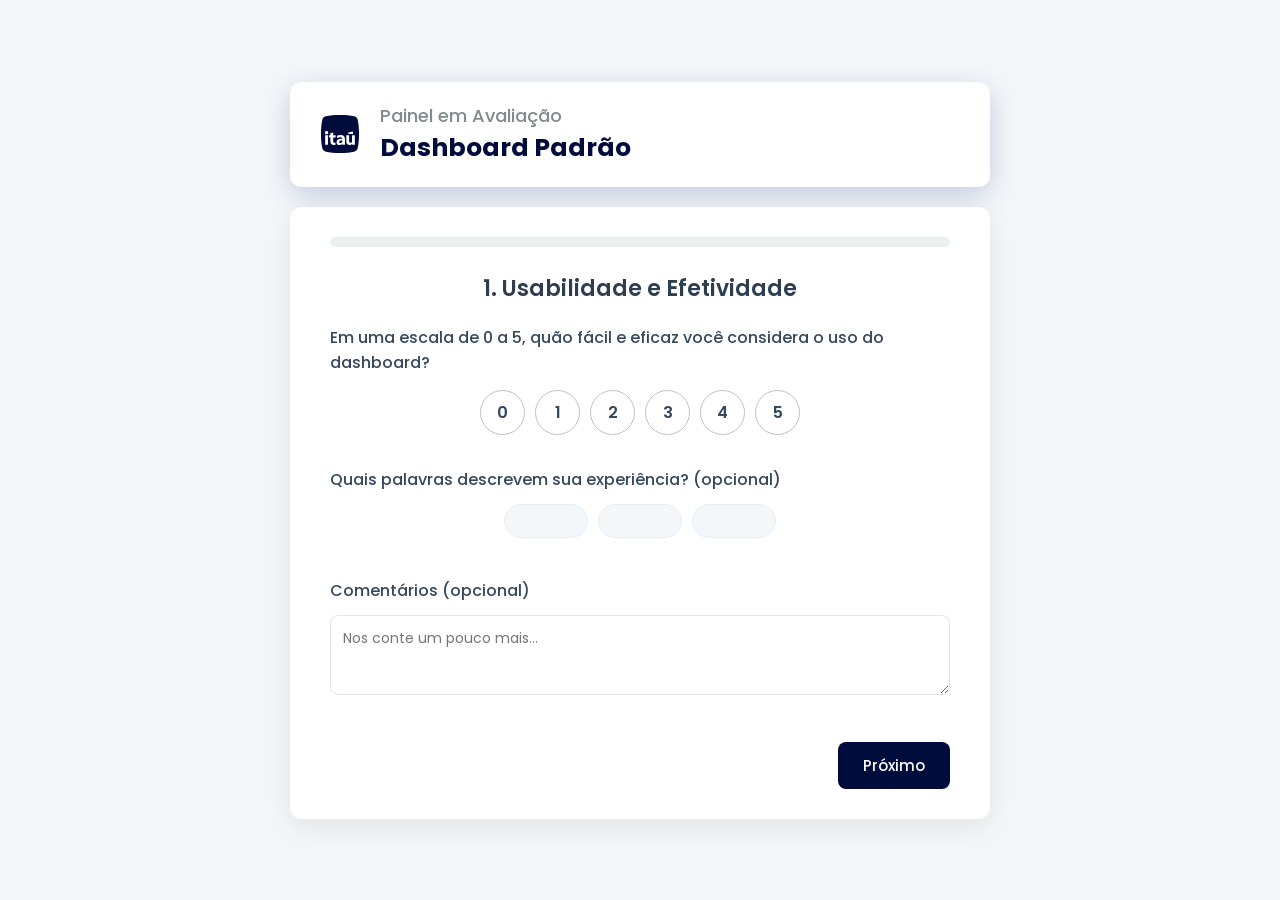
<file: LikertItau/forms_likert/index.html>
<!DOCTYPE html>
<html lang="pt-BR">
<head>
    <meta charset="UTF-8">
    <meta name="viewport" content="width=device-width, initial-scale=1.0">
    <title>Avaliação Detalhada de Dashboard</title>
    <link rel="preconnect" href="https://fonts.googleapis.com">
    <link rel="preconnect" href="https://fonts.gstatic.com" crossorigin>
    <link href="https://fonts.googleapis.com/css2?family=Poppins:wght@300;400;500;600;700&display=swap" rel="stylesheet">
    <style>
        :root {
            --primary-color: #000D3C;
            --secondary-color: #2ecc71;
            --background-color: #f4f7f9;
            --form-background: #ffffff;
            --text-color: #333;
            --light-text-color: #7f8c8d;
            --border-color: #dfe6e9;
            --pill-bg: #ecf0f1;
        }

        * { box-sizing: border-box; margin: 0; padding: 0; }

        body {
            font-family: 'Poppins', sans-serif;
            background-color: var(--background-color);
            color: var(--text-color);
            display: flex;
            flex-direction: column;
            justify-content: center;
            align-items: center;
            min-height: 100vh;
            padding: 20px;
        }
        
        .page-header {
            width: 100%;
            max-width: 700px;
            padding: 20px 30px;
            margin-bottom: 20px;
            border-radius: 12px;
            background: #ffffff;
            color: #000D3C;
            display: flex;
            align-items: center;
            box-shadow: 0 8px 30px rgba(3, 25, 122, 0.2);
        }

        .logo {
            height: 40px;
            margin-right: 20px;
        }
        
        .header-title-container {
            flex-grow: 1;
            text-align: left;
        }
        .header-title-container h3 {
            margin: 0;
            font-size: 18px;
            color: var(--light-text-color);
            font-weight: 500;
        }

        #dashboard-title-display {
            font-size: 25px;
        }
        
        .survey-container {
            background-color: var(--form-background);
            border-radius: 12px;
            box-shadow: 0 8px 30px rgba(0, 0, 0, 0.08);
            padding: 30px 40px;
            width: 100%;
            max-width: 700px;
            overflow: hidden;
        }

        #dashboard-survey {
            position: relative;
            min-height: 520px;
            display: flex;
            flex-direction: column;
        }
        
        .progress-bar { width: 100%; background-color: #ecf0f1; border-radius: 5px; height: 10px; margin-bottom: 25px; }
        .progress-bar-fill { width: 0%; height: 100%; background-color: var(--primary-color); border-radius: 5px; transition: width 0.4s ease-in-out; }

        .form-step { display: none; animation: fadeIn 0.5s ease-in-out; }
        .form-step.active { display: block; }
        
        @keyframes fadeIn {
            from { opacity: 0; transform: translateY(15px); }
            to { opacity: 1; transform: translateY(0); }
        }

        .form-step h2 { font-size: 22px; font-weight: 600; margin-bottom: 20px; color: #2c3e50; text-align: center; }
        
        .form-group { margin-bottom: 20px; text-align: left; }
        .form-group label { display: block; font-weight: 500; margin-bottom: 12px; color: #34495e; }
        .form-group textarea { width: 100%; padding: 12px; border: 1px solid var(--border-color); border-radius: 8px; font-family: 'Poppins', sans-serif; font-size: 14px; min-height: 80px; resize: vertical; }
        .form-group textarea:focus { outline: none; border-color: var(--primary-color); box-shadow: 0 0 0 3px rgba(0, 13, 60, 0.1); }
        
        .nps-scale { display: flex; justify-content: center; gap: 10px; margin: 15px 0; }
        .nps-scale input[type="radio"] { display: none; }
        .nps-scale label { display: flex; justify-content: center; align-items: center; width: 45px; height: 45px; border: 1px solid #bdc3c7; border-radius: 50%; cursor: pointer; font-weight: 600; transition: all 0.3s; }
        .nps-scale label:hover { background-color: #ecf0f1; border-color: var(--primary-color); }
        
        .nps-scale input[type="radio"]:checked + label {
            background-color: var(--primary-color);
            color: #fff;
            border-color: var(--primary-color);
        }
        
        .pills-wrapper {
            margin-top: 10px;
        }

        .adjective-pills { display: flex; flex-wrap: wrap; justify-content: center; gap: 10px; padding-bottom: 20px; }
        .pill { background-color: var(--pill-bg); border: 1px solid var(--border-color); padding: 6px 14px; border-radius: 20px; cursor: pointer; font-size: 13px; font-weight: 500; transition: all 0.2s ease-in-out; }
        .pill:hover { border-color: var(--primary-color); }
        .pill.active { background-color: var(--primary-color); color: #fff; border-color: var(--primary-color); }
        
        .pill-placeholder {
            color: transparent;
            background-color: #f4f7f9;
            border-color: #e9eef2;
            cursor: default;
            user-select: none;
        }
        .pill-placeholder:hover {
            border-color: #e9eef2;
        }
        
        .navigation-buttons { display: flex; margin-top: auto; padding-top: 20px; }
        .btn-next, .btn-submit { margin-left: auto; }

        .btn { background-color: var(--primary-color); color: #ffffff; border: none; border-radius: 8px; padding: 12px 25px; font-size: 15px; font-weight: 500; font-family: 'Poppins', sans-serif; cursor: pointer; transition: background-color 0.3s, transform 0.2s; }
        .btn:hover { transform: translateY(-2px); }
        .btn:disabled {
             background-color: #555;
            cursor: not-allowed;
            opacity: 0.7;
        }
        .btn-prev { background-color: #bdc3c7; }
        .btn-prev:hover { background-color: #95a5a6; }
        .btn-submit { background-color: var(--secondary-color); }
        .btn-submit:hover { background-color: #27ae60; }
        
        #thank-you-message { text-align: center; }
        
        .thank-you-image { max-width: 200px; margin: 20px auto; display: block; }
        #thank-you-message h2 { color: var(--primary-color); font-size: 28px; }

    </style>
</head>
<body>

    <header class="page-header">
        <img src="imagem/logo_azul.svg" alt="Logo da Empresa" class="logo">
        <div class="header-title-container">
            <h3>Painel em Avaliação</h3>
            <h1 id="dashboard-title-display">Carregando...</h1>
        </div>
    </header>

    <div class="survey-container">
        <form id="dashboard-survey">
            <input type="hidden" id="dashboard-name-hidden" name="dashboard_name">
            <input type="hidden" id="squad-name-hidden" name="squad_name">
            <input type="hidden" id="rt-name-hidden" name="rt_name">
            <input type="hidden" id="email-hidden" name="user_email">

            <div class="progress-bar">
                <div class="progress-bar-fill" id="progress-fill"></div>
            </div>
        
            <div class="form-step active" data-step="0">
                <h2>1. Usabilidade e Efetividade</h2>
                <div class="form-group">
                    <label>Em uma escala de 0 a 5, quão fácil e eficaz você considera o uso do dashboard?</label>
                    <div class="nps-scale">
                        <input type="radio" id="nps-usability-0" name="nps_usability" value="0" required><label for="nps-usability-0">0</label>
                        <input type="radio" id="nps-usability-1" name="nps_usability" value="1"><label for="nps-usability-1">1</label>
                        <input type="radio" id="nps-usability-2" name="nps_usability" value="2"><label for="nps-usability-2">2</label>
                        <input type="radio" id="nps-usability-3" name="nps_usability" value="3"><label for="nps-usability-3">3</label>
                        <input type="radio" id="nps-usability-4" name="nps_usability" value="4"><label for="nps-usability-4">4</label>
                        <input type="radio" id="nps-usability-5" name="nps_usability" value="5"><label for="nps-usability-5">5</label>
                    </div>
                </div>
                <div class="form-group">
                    <label>Quais palavras descrevem sua experiência? (opcional)</label>
                    <div class="pills-wrapper">
                        <div class="adjective-pills">
                            <div class="pill pill-placeholder">Adjetivo</div>
                            <div class="pill pill-placeholder">Adjetivo</div>
                            <div class="pill pill-placeholder">Adjetivo</div>
                        </div>
                    </div>
                </div>
                <div class="form-group">
                    <label for="comments-usability">Comentários (opcional)</label>
                    <textarea id="comments-usability" name="comments_usability" placeholder="Nos conte um pouco mais..."></textarea>
                </div>
            </div>

            <div class="form-step" data-step="1">
                <h2>2. Qualidade e Relevância dos Dados</h2>
                <div class="form-group">
                     <label>Em uma escala de 0 a 5, qual o seu nível de confiança nos dados?</label>
                     <div class="nps-scale">
                        <input type="radio" id="nps-data-0" name="nps_data" value="0" required><label for="nps-data-0">0</label>
                        <input type="radio" id="nps-data-1" name="nps_data" value="1"><label for="nps-data-1">1</label>
                        <input type="radio" id="nps-data-2" name="nps_data" value="2"><label for="nps-data-2">2</label>
                        <input type="radio" id="nps-data-3" name="nps_data" value="3"><label for="nps-data-3">3</label>
                        <input type="radio" id="nps-data-4" name="nps_data" value="4"><label for="nps-data-4">4</label>
                        <input type="radio" id="nps-data-5" name="nps_data" value="5"><label for="nps-data-5">5</label>
                    </div>
                </div>
                <div class="form-group">
                    <label>Quais palavras descrevem os dados apresentados? (opcional)</label>
                    <div class="pills-wrapper">
                        <div class="adjective-pills">
                            <div class="pill pill-placeholder">Adjetivo</div>
                            <div class="pill pill-placeholder">Adjetivo</div>
                            <div class="pill pill-placeholder">Adjetivo</div>
                        </div>
                    </div>
                </div>
                <div class="form-group">
                    <label for="comments-data">Comentários (opcional)</label>
                    <textarea id="comments-data" name="comments_data" placeholder="Senti falta de algum KPI, os números parecem corretos..."></textarea>
                </div>
            </div>

            <div class="form-step" data-step="2">
                <h2>3. Design e Clareza Visual</h2>
                 <div class="form-group">
                    <label>Em uma escala de 0 a 5, como você avalia a organização visual do dashboard?</label>
                    <div class="nps-scale">
                        <input type="radio" id="nps-design-0" name="nps_design" value="0" required><label for="nps-design-0">0</label>
                        <input type="radio" id="nps-design-1" name="nps_design" value="1"><label for="nps-design-1">1</label>
                        <input type="radio" id="nps-design-2" name="nps_design" value="2"><label for="nps-design-2">2</label>
                        <input type="radio" id="nps-design-3" name="nps_design" value="3"><label for="nps-design-3">3</label>
                        <input type="radio" id="nps-design-4" name="nps_design" value="4"><label for="nps-design-4">4</label>
                        <input type="radio" id="nps-design-5" name="nps_design" value="5"><label for="nps-design-5">5</label>
                    </div>
                </div>
                 <div class="form-group">
                    <label>Quais palavras descrevem o design? (opcional)</label>
                    <div class="pills-wrapper">
                        <div class="adjective-pills">
                            <div class="pill pill-placeholder">Adjetivo</div>
                            <div class="pill pill-placeholder">Adjetivo</div>
                            <div class="pill pill-placeholder">Adjetivo</div>
                        </div>
                    </div>
                </div>
                <div class="form-group">
                    <label for="comments-design">Comentários (opcional)</label>
                    <textarea id="comments-design" name="comments_design" placeholder="As cores ajudam a entender, há muita informação na tela..."></textarea>
                </div>
            </div>

            <div class="form-step" data-step="3">
                <h2>4. Funcionalidade e Performance</h2>
                <div class="form-group">
                    <label>Em uma escala de 0 a 5, quão satisfeito você está com a performance geral?</label>
                    <div class="nps-scale">
                        <input type="radio" id="nps-perf-0" name="nps_perf" value="0" required><label for="nps-perf-0">0</label>
                        <input type="radio" id="nps-perf-1" name="nps_perf" value="1"><label for="nps-perf-1">1</label>
                        <input type="radio" id="nps-perf-2" name="nps_perf" value="2"><label for="nps-perf-2">2</label>
                        <input type="radio" id="nps-perf-3" name="nps_perf" value="3"><label for="nps-perf-3">3</label>
                        <input type="radio" id="nps-perf-4" name="nps_perf" value="4"><label for="nps-perf-4">4</label>
                        <input type="radio" id="nps-perf-5" name="nps_perf" value="5"><label for="nps-perf-5">5</label>
                    </div>
                </div>
                <div class="form-group">
                    <label>Quais palavras descrevem a performance? (opcional)</label>
                    <div class="pills-wrapper">
                        <div class="adjective-pills">
                            <div class="pill pill-placeholder">Adjetivo</div>
                            <div class="pill pill-placeholder">Adjetivo</div>
                            <div class="pill pill-placeholder">Adjetivo</div>
                        </div>
                    </div>
                </div>
                <div class="form-group">
                    <label for="comments-perf">Comentários (opcional)</label>
                    <textarea id="comments-perf" name="comments_perf" placeholder="Os filtros carregam rápido, a página travou uma vez..."></textarea>
                </div>
            </div>

            <div class="form-step" data-step="4">
                <h2>5. Impacto no Negócio</h2>
                <div class="form-group">
                    <label>Em uma escala de 0 a 5, o quanto o dashboard impacta suas decisões?</label>
                    <div class="nps-scale">
                        <input type="radio" id="nps-impact-0" name="nps_impact" value="0" required><label for="nps-impact-0">0</label>
                        <input type="radio" id="nps-impact-1" name="nps_impact" value="1"><label for="nps-impact-1">1</label>
                        <input type="radio" id="nps-impact-2" name="nps_impact" value="2"><label for="nps-impact-2">2</label>
                        <input type="radio" id="nps-impact-3" name="nps_impact" value="3"><label for="nps-impact-3">3</label>
                        <input type="radio" id="nps-impact-4" name="nps_impact" value="4"><label for="nps-impact-4">4</label>
                        <input type="radio" id="nps-impact-5" name="nps_impact" value="5"><label for="nps-impact-5">5</label>
                    </div>
                </div>
                <div class="form-group">
                    <label>Quais palavras descrevem o impacto do dashboard? (opcional)</label>
                    <div class="pills-wrapper">
                        <div class="adjective-pills">
                            <div class="pill pill-placeholder">Adjetivo</div>
                            <div class="pill pill-placeholder">Adjetivo</div>
                            <div class="pill pill-placeholder">Adjetivo</div>
                        </div>
                    </div>
                </div>
                <div class="form-group">
                    <label for="comments-impact">Comentários (opcional)</label>
                    <textarea id="comments-impact" name="comments_impact" placeholder="Consigo tomar decisões com mais segurança agora..."></textarea>
                </div>
            </div>
            
            <div class="form-step" id="thank-you-message">
                <img src="imagem/Final_forms.svg" alt="Formulário Concluído" class="thank-you-image">
                <h2>Obrigado!</h2>
                <p>Seu feedback foi recebido e é muito importante para nós.</p>
            </div>

            <div class="navigation-buttons">
                <button type="button" class="btn btn-prev" id="prev-btn" style="display: none;">Voltar</button>
                <button type="button" class="btn btn-next" id="next-btn">Próximo</button>
                <button type="submit" class="btn btn-submit" id="submit-btn" style="display: none;">Enviar Avaliação</button>
            </div>
        </form>
    </div>

<script>
    document.addEventListener('DOMContentLoaded', () => {
        const adjectiveMap = {
            usabilidade_e_efetividade: {
                positive: ['Intuitivo', 'Rápido', 'Completo', 'Simples', 'Direto'],
                negative: ['Confuso', 'Lento', 'Complicado', 'Frustrante', 'Burocrático']
            },
            qualidade_e_relevância_dos_dados: {
                positive: ['Confiável', 'Preciso', 'Relevante', 'Atualizado', 'Acurado'],
                negative: ['Incorreto', 'Desatualizado', 'Incompleto', 'Duvidoso', 'Inconsistente']
            },
            design_e_clareza_visual: {
                positive: ['Agradável', 'Limpo', 'Organizado', 'Moderno', 'Claro'],
                negative: ['Poluído', 'Confuso', 'Desorganizado', 'Cansativo', 'Ultrapassado']
            },
            funcionalidade_e_performance: {
                positive: ['Rápido', 'Estável', 'Responsivo', 'Fluido', 'Eficiente'],
                negative: ['Lento', 'Instável', 'Com Bugs', 'Travado', 'Frágil']
            },
            impacto_no_negócio: {
                positive: ['Esclarecedor', 'Essencial', 'Impactante', 'Estratégico', 'Valioso'],
                negative: ['Superficial', 'Irrelevante', 'Limitado', 'Básico', 'Desnecessário']
            }
        };
        
        const steps = Array.from(document.querySelectorAll('.form-step'));
        const prevBtn = document.getElementById('prev-btn');
        const nextBtn = document.getElementById('next-btn');
        const submitBtn = document.getElementById('submit-btn');
        const form = document.getElementById('dashboard-survey');
        const progressFill = document.getElementById('progress-fill');
        const allNpsRadios = document.querySelectorAll('.nps-scale input[type="radio"]');
        
        const dashboardTitleDisplay = document.getElementById('dashboard-title-display');
        const dashboardNameHiddenInput = document.getElementById('dashboard-name-hidden');
        const squadNameHiddenInput = document.getElementById('squad-name-hidden');
        const rtNameHiddenInput = document.getElementById('rt-name-hidden');
        const emailHiddenInput = document.getElementById('email-hidden');
        
        const urlParams = new URLSearchParams(window.location.search);
        
        const dashboardNameFromURL = urlParams.get('painel');
        const finalDashboardName = dashboardNameFromURL ? decodeURIComponent(dashboardNameFromURL) : "Dashboard Padrão";
        dashboardTitleDisplay.textContent = finalDashboardName;
        dashboardNameHiddenInput.value = finalDashboardName;

        const squadNameFromURL = urlParams.get('squad');
        const finalSquadName = squadNameFromURL ? decodeURIComponent(squadNameFromURL) : "Squad Não Informada";
        squadNameHiddenInput.value = finalSquadName;
        
        const rtNameFromURL = urlParams.get('rt');
        const finalRtName = rtNameFromURL ? decodeURIComponent(rtNameFromURL) : "RT Não Informado";
        rtNameHiddenInput.value = finalRtName;

        const emailFromURL = urlParams.get('email');
        if(emailFromURL){
            emailHiddenInput.value = decodeURIComponent(emailFromURL);
        }

        let currentStep = 0;
        const totalVisibleSteps = steps.length - 1;

        const handleNpsSelection = (event) => {
            const selectedRadio = event.target;
            const score = parseInt(selectedRadio.value);
            const currentStepElement = selectedRadio.closest('.form-step');
            const pillsContainer = currentStepElement.querySelector('.adjective-pills');

            pillsContainer.innerHTML = '';

            const categoryTitle = currentStepElement.querySelector('h2').textContent.split('. ')[1].replace(/\s+/g, '_').toLowerCase();
            const adjectivesForCategory = adjectiveMap[categoryTitle];
            
            let adjectivesToShow = [];

            if (score <= 2) {
                adjectivesToShow = adjectivesForCategory.negative;
            } else if (score === 3) {
                adjectivesToShow = [...adjectivesForCategory.negative, ...adjectivesForCategory.positive];
            } else {
                adjectivesToShow = adjectivesForCategory.positive;
            }
            
            pillsContainer.style.opacity = 0;
            
            adjectivesToShow.forEach(adj => {
                const pill = document.createElement('div');
                pill.className = 'pill';
                pill.textContent = adj;
                pill.addEventListener('click', () => {
                    pill.classList.toggle('active');
                });
                pillsContainer.appendChild(pill);
            });

            void pillsContainer.offsetWidth; 
            pillsContainer.style.opacity = 1;
        };

        allNpsRadios.forEach(radio => {
            radio.addEventListener('change', handleNpsSelection);
        });

        const updateFormSteps = () => {
            steps.forEach(step => step.classList.remove('active'));
            steps[currentStep].classList.add('active');
            
            const progressPercent = (currentStep / (totalVisibleSteps - 1)) * 100;
            progressFill.style.width = `${progressPercent}%`;

            prevBtn.style.display = currentStep === 0 ? 'none' : 'inline-block';
            nextBtn.style.display = currentStep === totalVisibleSteps - 1 ? 'none' : 'inline-block';
            submitBtn.style.display = currentStep === totalVisibleSteps - 1 ? 'inline-block' : 'none';
        };
        
        const validateStep = () => {
            const currentStepElement = steps[currentStep];
            const requiredRadio = currentStepElement.querySelector('input[type="radio"][required]');
            if (requiredRadio) {
                const groupName = requiredRadio.name;
                const selectedOption = currentStepElement.querySelector(`input[name="${groupName}"]:checked`);
                if (!selectedOption) {
                    alert('Por favor, selecione uma nota para continuar.');
                    return false;
                }
            }
            return true;
        };

        nextBtn.addEventListener('click', () => {
            if (validateStep() && currentStep < totalVisibleSteps - 1) {
                currentStep++;
                updateFormSteps();
            }
        });

        prevBtn.addEventListener('click', () => {
            if (currentStep > 0) {
                currentStep--;
                updateFormSteps();
            }
        });
        
        form.addEventListener('submit', (e) => {
            e.preventDefault();
            if (!validateStep()) return;
            
            // **PASSO 1: URL da API Gateway**
            const apiUrl = 'https://osjimi01h9.execute-api.us-east-2.amazonaws.com/prod/avaliacao';

            // **PASSO 2: Coletar e Estruturar os dados**
            const formData = new FormData(form);
            const evaluationData = {
                dashboardName: formData.get('dashboard_name'),
                squadName: formData.get('squad_name'),
                rtName: formData.get('rt_name'),
                userEmail: formData.get('user_email'), // Captura o e-mail
                ratings: {},
                comments: {},
                adjectives: {}
            };

            steps.forEach((step, index) => {
                if (index < totalVisibleSteps - 1) { 
                    const categoryName = step.querySelector('h2').textContent.split('. ')[1].replace(/\s+/g, '_').toLowerCase();
                    const radioName = step.querySelector('input[type="radio"]').name;
                    const textAreaName = step.querySelector('textarea')?.name;
                    
                    evaluationData.ratings[categoryName] = formData.get(radioName);
                    
                    if (textAreaName) {
                        evaluationData.comments[categoryName] = formData.get(textAreaName);
                    }

                    const activePills = step.querySelectorAll('.pill.active');
                    evaluationData.adjectives[categoryName] = Array.from(activePills).map(pill => pill.textContent);
                }
            });
            
            console.log("Objeto JSON a ser enviado:", JSON.stringify(evaluationData, null, 2));

            // Desabilita os botões para evitar envios múltiplos
            submitBtn.disabled = true;
            prevBtn.disabled = true;
            submitBtn.textContent = 'Enviando...';
            prevBtn.style.opacity = '0.5';

            // **PASSO 3: Enviar os dados para a API Gateway**
            fetch(apiUrl, {
                method: 'POST',
                headers: {
                    'Content-Type': 'application/json',
                },
                body: JSON.stringify(evaluationData),
            })
            .then(response => {
                if (!response.ok) {
                    throw new Error(`Erro na API: ${response.statusText}`);
                }
                return response.json();
            })
            .then(data => {
                // SUCESSO
                console.log('Sucesso:', data);
                currentStep = totalVisibleSteps;
                updateFormSteps();
                
                document.querySelector('.navigation-buttons').style.display = 'none';
                document.querySelector('.progress-bar').style.display = 'none';
            })
            .catch((error) => {
                // ERRO
                console.error('Erro ao enviar avaliação:', error);
                alert('Ocorreu um erro ao enviar sua avaliação. Por favor, tente novamente.');
                
                // REABILITA os botões
                submitBtn.disabled = false;
                prevBtn.disabled = false;
                submitBtn.textContent = 'Enviar Avaliação';
                prevBtn.style.opacity = '1';
            });
        });

        updateFormSteps();
    });
</script>

</body>
</html>
</file>
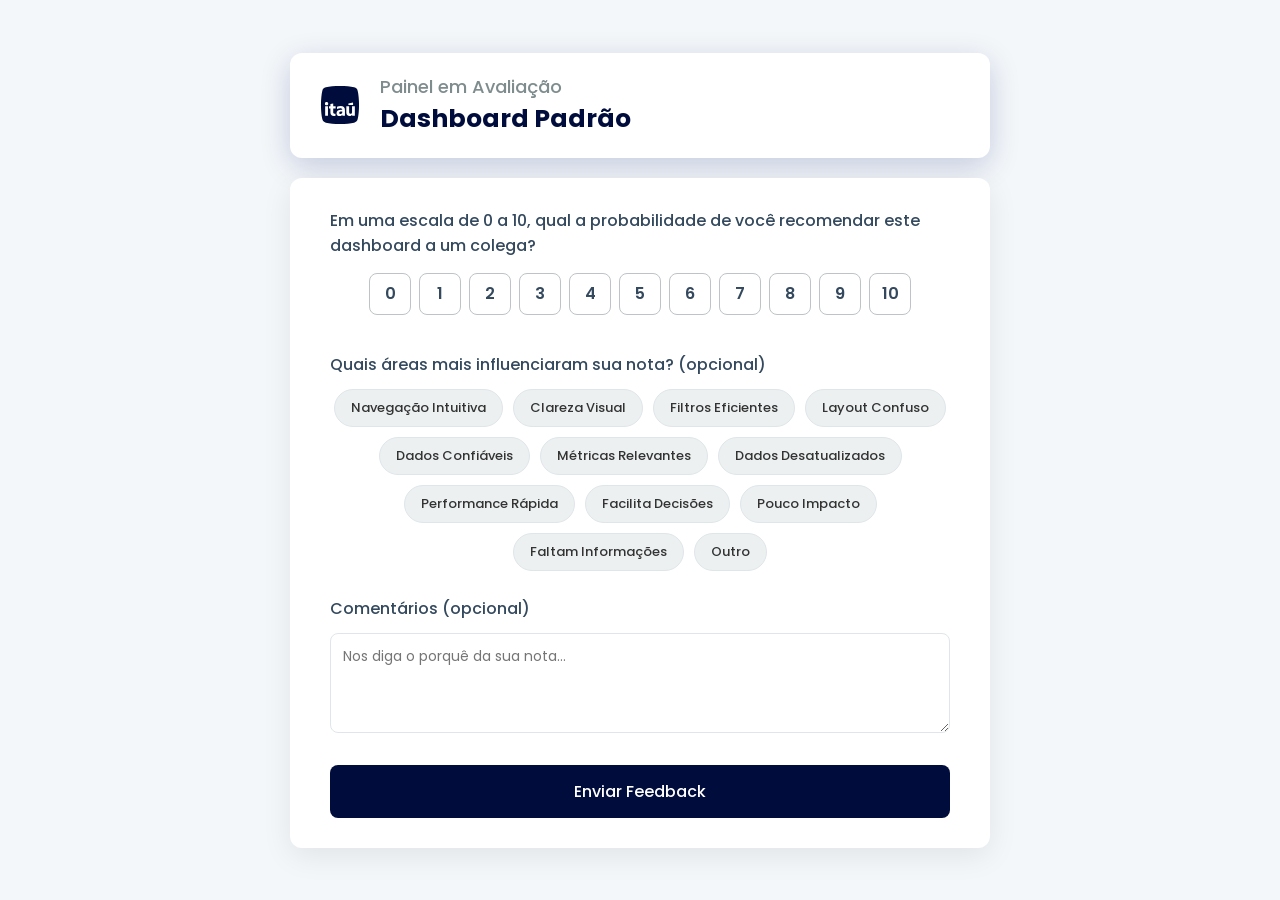
<file: LikertItau/forms_nps/index.html>
<!DOCTYPE html>
<html lang="pt-BR">
<head>
    <meta charset="UTF-8">
    <meta name="viewport" content="width=device-width, initial-scale=1.0">
    <title>Avaliação NPS de Dashboard</title>
    <link rel="preconnect" href="https://fonts.googleapis.com">
    <link rel="preconnect" href="https://fonts.gstatic.com" crossorigin>
    <link href="https://fonts.googleapis.com/css2?family=Poppins:wght@300;400;500;600;700&display=swap" rel="stylesheet">
    <style>
        :root {
            --primary-color: #000D3C;
            --secondary-color: #2ecc71;
            --background-color: #f4f7f9;
            --form-background: #ffffff;
            --text-color: #333;
            --light-text-color: #7f8c8d;
            --border-color: #dfe6e9;
            --pill-bg: #ecf0f1;
        }

        * { box-sizing: border-box; margin: 0; padding: 0; }

        body {
            font-family: 'Poppins', sans-serif;
            background-color: var(--background-color);
            color: var(--text-color);
            display: flex;
            flex-direction: column;
            justify-content: center;
            align-items: center;
            min-height: 100vh;
            padding: 20px;
        }
        
        .page-header {
            width: 100%;
            max-width: 700px;
            padding: 20px 30px;
            margin-bottom: 20px;
            border-radius: 12px;
            background: #ffffff;
            color: #000D3C;
            display: flex;
            align-items: center;
            box-shadow: 0 8px 30px rgba(3, 25, 122, 0.2);
        }

        .logo {
            height: 40px;
            margin-right: 20px;
        }
        
        .header-title-container {
            flex-grow: 1;
            text-align: left;
        }
        .header-title-container h3 {
            margin: 0;
            font-size: 18px;
            color: var(--light-text-color);
            font-weight: 500;
        }

        #dashboard-title-display {
            font-size: 25px;
        }
        
        .survey-container {
            background-color: var(--form-background);
            border-radius: 12px;
            box-shadow: 0 8px 30px rgba(0, 0, 0, 0.08);
            padding: 30px 40px;
            width: 100%;
            max-width: 700px;
        }

        .form-group { margin-bottom: 25px; text-align: left; }
        .form-group label { display: block; font-weight: 500; margin-bottom: 12px; color: #34495e; }
        .form-group textarea { width: 100%; padding: 12px; border: 1px solid var(--border-color); border-radius: 8px; font-family: 'Poppins', sans-serif; font-size: 14px; min-height: 100px; resize: vertical; }
        .form-group textarea:focus { outline: none; border-color: var(--primary-color); box-shadow: 0 0 0 3px rgba(0, 13, 60, 0.1); }
        
        .nps-scale-11 { 
            display: flex; 
            flex-wrap: wrap;
            justify-content: center; 
            gap: 8px; 
            margin: 15px 0; 
        }
        .nps-scale-11 input[type="radio"] { display: none; }
        .nps-scale-11 label { 
            display: flex; 
            justify-content: center; 
            align-items: center; 
            width: 42px; 
            height: 42px; 
            border: 1px solid #bdc3c7; 
            border-radius: 8px; 
            cursor: pointer; 
            font-weight: 600; 
            transition: all 0.2s; 
        }
        .nps-scale-11 label:hover { 
            border-color: var(--primary-color);
            transform: translateY(-2px);
        }
        
        .nps-scale-11 input[type="radio"]:checked + label {
            color: #fff;
            transform: scale(1.1);
        }
        
        /* Cores Dinâmicas para NPS 0-10 */
        .nps-scale-11 input[value="0"]:checked + label,
        .nps-scale-11 input[value="1"]:checked + label,
        .nps-scale-11 input[value="2"]:checked + label,
        .nps-scale-11 input[value="3"]:checked + label,
        .nps-scale-11 input[value="4"]:checked + label,
        .nps-scale-11 input[value="5"]:checked + label,
        .nps-scale-11 input[value="6"]:checked + label { background-color: #c0392b; border-color: #c0392b; }

        .nps-scale-11 input[value="7"]:checked + label,
        .nps-scale-11 input[value="8"]:checked + label { background-color: #f39c12; border-color: #f39c12; }

        .nps-scale-11 input[value="9"]:checked + label,
        .nps-scale-11 input[value="10"]:checked + label { background-color: #27ae60; border-color: #27ae60; }
        
        .category-pills { display: flex; flex-wrap: wrap; justify-content: center; gap: 10px; margin-bottom: 20px; }
        .pill { background-color: var(--pill-bg); border: 1px solid var(--border-color); padding: 8px 16px; border-radius: 20px; cursor: pointer; font-size: 13px; font-weight: 500; transition: all 0.2s ease-in-out; }
        .pill:hover { border-color: var(--primary-color); }
        .pill.active { background-color: var(--primary-color); color: #fff; border-color: var(--primary-color); }
        
        .btn-submit { 
            background-color: var(--primary-color); 
            color: #ffffff; 
            border: none; 
            border-radius: 8px; 
            padding: 14px 20px; 
            font-size: 16px; 
            font-weight: 500; 
            font-family: 'Poppins', sans-serif; 
            cursor: pointer; 
            width: 100%;
            transition: background-color 0.3s, transform 0.2s, opacity 0.3s; 
        }
        .btn-submit:hover { 
            background-color: #001f7c;
            transform: translateY(-2px); 
        }
        .btn-submit:disabled {
            background-color: #555;
            cursor: not-allowed;
            opacity: 0.7;
        }
        
        #thank-you-message { text-align: center; animation: fadeIn 0.5s; }
        .thank-you-image { max-width: 200px; margin: 20px auto; display: block; }
        #thank-you-message h2 { color: var(--primary-color); font-size: 28px; }

        @keyframes fadeIn {
            from { opacity: 0; transform: translateY(15px); }
            to { opacity: 1; transform: translateY(0); }
        }
    </style>
</head>
<body>

    <header class="page-header">
        <img src="imagem/logo_azul.svg" alt="Logo da Empresa" class="logo">
        <div class="header-title-container">
            <h3>Painel em Avaliação</h3>
            <h1 id="dashboard-title-display">Carregando...</h1>
        </div>
    </header>

    <div class="survey-container" id="survey-form-container">
        <form id="nps-survey">
            <input type="hidden" id="dashboard-name-hidden" name="dashboard_name">
            <input type="hidden" id="squad-name-hidden" name="squad_name">
            <input type="hidden" id="rt-name-hidden" name="rt_name">
            <input type="hidden" id="email-hidden" name="user_email">
            
            <div class="form-group">
                <label>Em uma escala de 0 a 10, qual a probabilidade de você recomendar este dashboard a um colega?</label>
                <div class="nps-scale-11">
                    <input type="radio" id="nps-0" name="nps_score" value="0" required><label for="nps-0">0</label>
                    <input type="radio" id="nps-1" name="nps_score" value="1"><label for="nps-1">1</label>
                    <input type="radio" id="nps-2" name="nps_score" value="2"><label for="nps-2">2</label>
                    <input type="radio" id="nps-3" name="nps_score" value="3"><label for="nps-3">3</label>
                    <input type="radio" id="nps-4" name="nps_score" value="4"><label for="nps-4">4</label>
                    <input type="radio" id="nps-5" name="nps_score" value="5"><label for="nps-5">5</label>
                    <input type="radio" id="nps-6" name="nps_score" value="6"><label for="nps-6">6</label>
                    <input type="radio" id="nps-7" name="nps_score" value="7"><label for="nps-7">7</label>
                    <input type="radio" id="nps-8" name="nps_score" value="8"><label for="nps-8">8</label>
                    <input type="radio" id="nps-9" name="nps_score" value="9"><label for="nps-9">9</label>
                    <input type="radio" id="nps-10" name="nps_score" value="10"><label for="nps-10">10</label>
                </div>
            </div>

            <div class="form-group">
                <label>Quais áreas mais influenciaram sua nota? (opcional)</label>
                <div class="category-pills">
                    <div class="pill">Navegação Intuitiva</div>
                    <div class="pill">Clareza Visual</div>
                    <div class="pill">Filtros Eficientes</div>
                    <div class="pill">Layout Confuso</div>
                    <div class="pill">Dados Confiáveis</div>
                    <div class="pill">Métricas Relevantes</div>
                    <div class="pill">Dados Desatualizados</div>
                    <div class="pill">Performance Rápida</div>
                    <div class="pill">Facilita Decisões</div>
                    <div class="pill">Pouco Impacto</div>
                    <div class="pill">Faltam Informações</div>
                    <div class="pill">Outro</div>
                </div>
            </div>

            <div class="form-group">
                <label for="comments">Comentários (opcional)</label>
                <textarea id="comments" name="comments" placeholder="Nos diga o porquê da sua nota..."></textarea>
            </div>

            <button type="submit" class="btn-submit" id="submit-btn">Enviar Feedback</button>
        </form>
    </div>

    <div class="survey-container" id="thank-you-container" style="display: none;">
        <div id="thank-you-message">
            <img src="imagem/Final_forms.svg" alt="Formulário Concluído" class="thank-you-image">
            <h2>Obrigado!</h2>
            <p>Seu feedback foi recebido e é muito importante para nós.</p>
        </div>
    </div>


    <script>
        document.addEventListener('DOMContentLoaded', () => {
            const formContainer = document.getElementById('survey-form-container');
            const thankYouContainer = document.getElementById('thank-you-container');
            const form = document.getElementById('nps-survey');
            const pills = document.querySelectorAll('.pill');
            const submitBtn = document.getElementById('submit-btn');
            
            const dashboardTitleDisplay = document.getElementById('dashboard-title-display');
            const dashboardNameHiddenInput = document.getElementById('dashboard-name-hidden');
            const squadNameHiddenInput = document.getElementById('squad-name-hidden');
            const rtNameHiddenInput = document.getElementById('rt-name-hidden');
            const emailHiddenInput = document.getElementById('email-hidden');
            
            const urlParams = new URLSearchParams(window.location.search);
            
            const dashboardNameFromURL = urlParams.get('painel');
            const finalDashboardName = dashboardNameFromURL ? decodeURIComponent(dashboardNameFromURL) : "Dashboard Padrão";
            dashboardTitleDisplay.textContent = finalDashboardName;
            dashboardNameHiddenInput.value = finalDashboardName;

            const squadNameFromURL = urlParams.get('squad');
            const finalSquadName = squadNameFromURL ? decodeURIComponent(squadNameFromURL) : "Squad Não Informada";
            squadNameHiddenInput.value = finalSquadName;
            
            const rtNameFromURL = urlParams.get('rt');
            const finalRtName = rtNameFromURL ? decodeURIComponent(rtNameFromURL) : "RT Não Informado";
            rtNameHiddenInput.value = finalRtName;

            const emailFromURL = urlParams.get('email');
            if (emailFromURL) {
                emailHiddenInput.value = decodeURIComponent(emailFromURL);
            }

            pills.forEach(pill => {
                pill.addEventListener('click', () => {
                    pill.classList.toggle('active');
                });
            });
            
            form.addEventListener('submit', (e) => {
                e.preventDefault();
                
                const selectedNps = form.querySelector('input[name="nps_score"]:checked');
                if (!selectedNps) {
                    alert('Por favor, selecione uma nota de 0 a 10.');
                    return;
                }
                
                // **PASSO 1: URL da API Gateway**
                const apiUrl = 'COLOQUE_AQUI_A_URL_DA_SUA_API_GATEWAY';

                // **PASSO 2: Coletar e Estruturar os dados**
                const formData = new FormData(form);
                const evaluationData = {};

                for (let [key, value] of formData.entries()) {
                    evaluationData[key] = value;
                }
                
                const activePills = document.querySelectorAll('.pill.active');
                evaluationData.categories = Array.from(activePills).map(pill => pill.textContent);

                console.log("Objeto JSON a ser enviado:", JSON.stringify(evaluationData, null, 2));

                // Desabilita o botão para evitar envios múltiplos
                submitBtn.disabled = true;
                submitBtn.textContent = 'Enviando...';
                
                // **PASSO 3: Enviar os dados para a API Gateway**
                fetch(apiUrl, {
                    method: 'POST',
                    headers: {
                        'Content-Type': 'application/json',
                    },
                    body: JSON.stringify(evaluationData),
                })
                .then(response => {
                    if (!response.ok) {
                        // Se a resposta da API não for de sucesso, lança um erro
                        throw new Error(`Erro na API: ${response.status} ${response.statusText}`);
                    }
                    return response.json();
                })
                .then(data => {
                    // SUCESSO
                    console.log('Sucesso:', data);
                    formContainer.style.display = 'none';
                    thankYouContainer.style.display = 'block';
                })
                .catch((error) => {
                    // ERRO
                    console.error('Erro ao enviar avaliação:', error);
                    alert('Ocorreu um erro ao enviar sua avaliação. Por favor, tente novamente.');
                    
                    // Reabilita o botão para que o usuário possa tentar novamente
                    submitBtn.disabled = false;
                    submitBtn.textContent = 'Enviar Feedback';
                });
            });
        });
    </script>

</body>
</html>
</file>
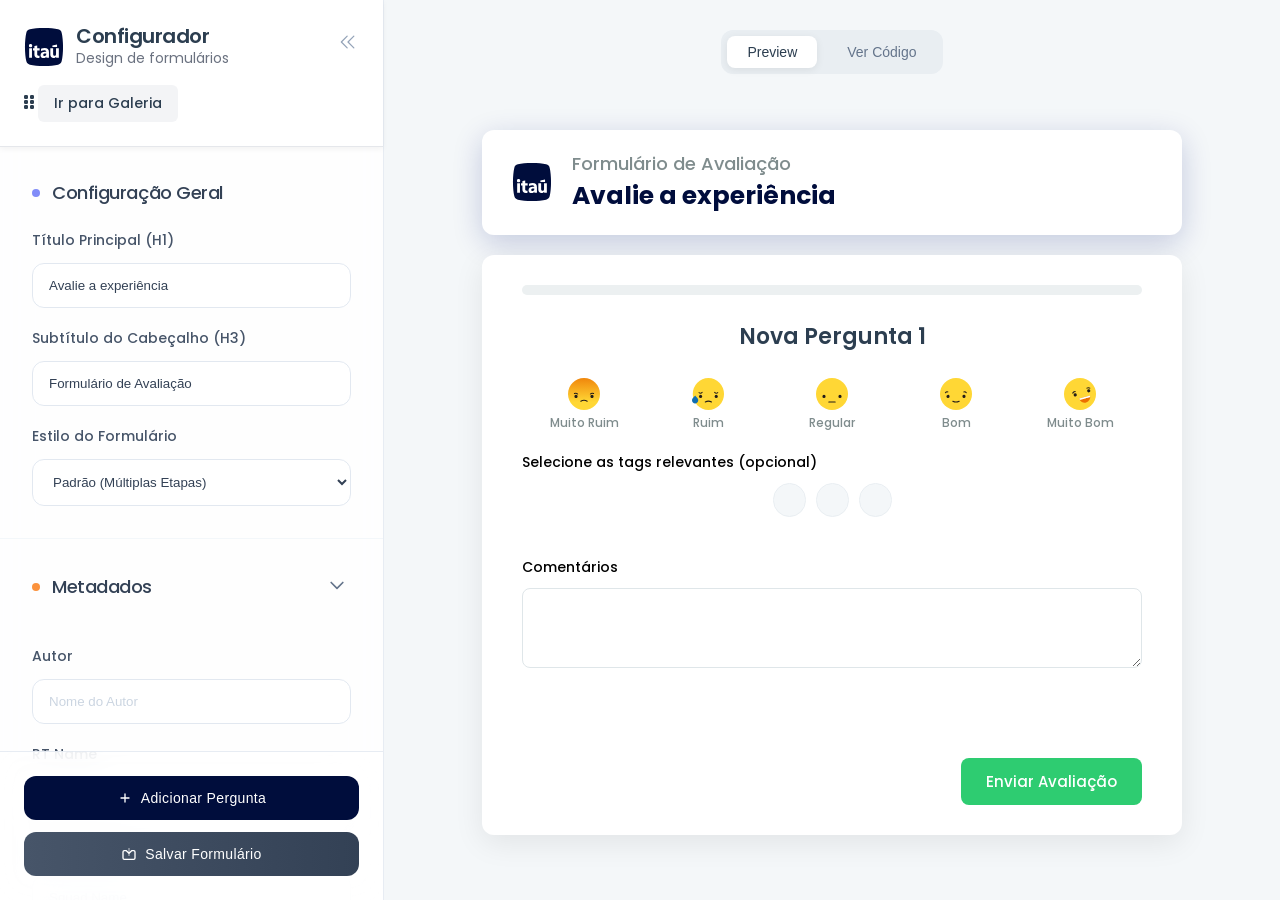
<file: FormsBuider/configurador.html>
<!DOCTYPE html>
<html lang="pt-BR">
<head>
    <meta charset="UTF-8">
    <meta name="viewport" content="width=device-width, initial-scale=1.0">
    <title>Form Builder | Final</title>

    <!-- Fontes -->
    <link rel="preconnect" href="https://fonts.googleapis.com">
    <link rel="preconnect" href="https://fonts.gstatic.com" crossorigin>
    <link href="https://fonts.googleapis.com/css2?family=Poppins:wght@300;400;500;600;700&display=swap"  rel="stylesheet">
    <link href="https://fonts.googleapis.com/css2?family=Poppins:wght@400;500;600&display=swap" rel="stylesheet">
    <link href="https://fonts.googleapis.com/css2?family=Material+Symbols+Rounded" rel="stylesheet">

    <link rel="stylesheet" href="https://cdnjs.cloudflare.com/ajax/libs/font-awesome/6.5.2/css/all.min.css" integrity="sha512-SnH5WK+bZxgPHs44uWIX+LLJAJ9/2PkPKZ5QiAj6Ta86w+fsb2TkcmfRyVX3pBnMFcV7oQPJkl9QevSCWr3W6A==" crossorigin="anonymous" referrerpolicy="no-referrer" />

    <!-- Estilo -->
    <link rel="stylesheet" href="./styles/style.css">
</head>
<body>
    <!-- Sidebar -->
    <aside id="sidebar" class="glass-effect"></aside>


    <!-- Botão para recolher menu -->
    <button id="toggleSidebar" title="Recolher menu">
        <svg fill="none" stroke="currentColor" viewBox="0 0 24 24">
            <path 
                stroke-linecap="round" 
                stroke-linejoin="round" 
                stroke-width="1.5" 
                d="M11 19l-7-7 7-7m8 14l-7-7 7-7"
            ></path>
        </svg>
    </button>

    <!-- Conteúdo principal -->
    <main class="main-content">
        <div class="view-switcher">
            <button id="btn-show-preview" class="active">Preview</button>
            <button id="btn-show-code">Ver Código</button>
        </div>

        <div class="view-wrapper">
            <div id="preview-wrapper"></div>

            <div id="code-view-wrapper" class="hidden">
                <textarea id="code-editor"></textarea>
                <button id="btn-copy-code">Copiar Código</button>
            </div>
        </div>
    </main>

    <!-- Script -->
    <script src="./scripts/main.js"></script>
</body>
</html>
</file>
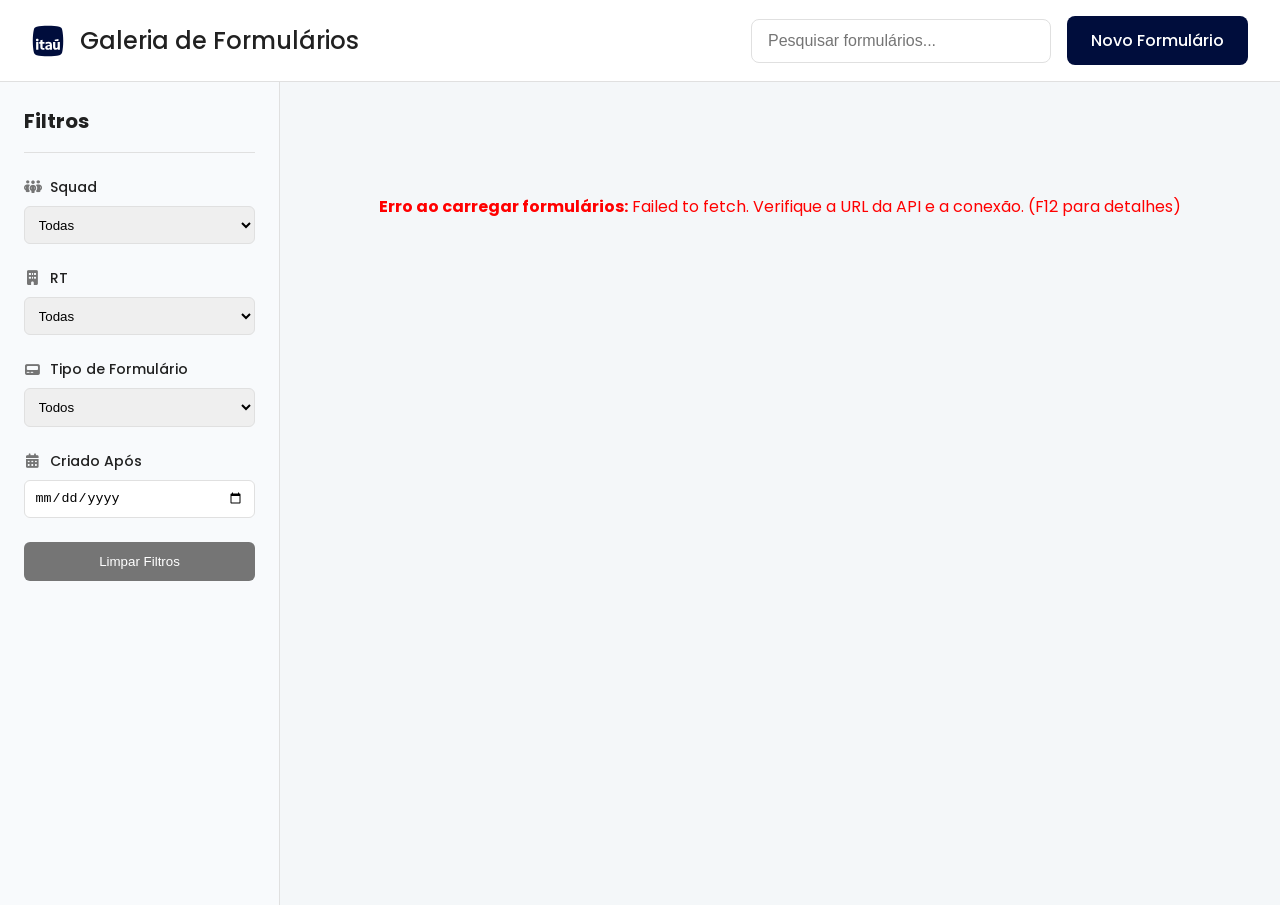
<file: FormsBuider/galeria.html>
<!DOCTYPE html>
<html lang="pt-BR">
<head>
    <meta charset="UTF-8">
    <meta name="viewport" content="width=device-width, initial-scale=1.0">
    <title>Galeria de Formulários</title>

    <link rel="preconnect" href="https://fonts.googleapis.com">
    <link rel="preconnect" href="https://fonts.gstatic.com" crossorigin>
    <link  href="https://fonts.googleapis.com/css2?family=Poppins:wght@300;400;500;600;700&display=swap" rel="stylesheet">
    <link rel="preconnect" href="https://fonts.googleapis.com">
    <link rel="preconnect" href="https://fonts.gstatic.com" crossorigin>
    <link href="https://fonts.googleapis.com/css2?family=Poppins:wght@300;400;500;600;700&display=swap" rel="stylesheet">
    
    <link rel="stylesheet" href="https://cdnjs.cloudflare.com/ajax/libs/font-awesome/6.5.2/css/all.min.css" integrity="sha512-SnH5WK+bZxgPHs44uWIX+LLJAJ9/2PkPKZ5QiAj6Ta86w+fsb2TkcmfRyVX3pBnMFcV7oQPJkl9QevSCWr3W6A==" crossorigin="anonymous" referrerpolicy="no-referrer" />

    <link rel="stylesheet" href="./styles/galeria.css">
</head>
<body>

    <header class="main-header">
        <div class="header-brand">
            <img src="./imagem/logo_azul.svg" alt="Logo" class="logo">
            <h1>Galeria de Formulários</h1>
        </div>
        <div class="header-actions">
            <input type="search" id="search-input" placeholder="Pesquisar formulários...">
            <a href="configurador.html" class="btn-new-form">Novo Formulário</a>
        </div>
    </header>

    <div class="gallery-body">
        <aside id="filter-panel">
            <h2>Filtros</h2>
            <div class="filter-group">
                <label for="squad-filter">
                    <i class="fa-solid fa-people-group"></i>
                    <span>Squad</span>
                </label>
                <select id="squad-filter">
                    <option value="">Todas</option>
                </select>
            </div>
            <div class="filter-group">
                <label for="rt-filter">
                    <i class="fa-solid fa-building"></i>
                    <span>RT</span>
                </label>
                <select id="rt-filter">
                    <option value="">Todas</option>
                </select>
            </div>
            <div class="filter-group">
                <label for="type-filter">
                    <i class="fa-solid fa-pager"></i>
                    <span>Tipo de Formulário</span>
                </label>
                <select id="type-filter">
                    <option value="">Todos</option>
                    <option value="Likert">Likert</option>
                    <option value="NPS(0-5)">NPS (0-5)</option>
                    <option value="NPS(0-10)">NPS (0-10)</option>
                    <option value="Backlog">Backlog</option>
                </select>
            </div>
            <div class="filter-group">
                <label for="date-filter">
                    <i class="fa-solid fa-calendar-days"></i>
                    <span>Criado Após</span>
                </label>
                <input type="date" id="date-filter">
            </div>
            <div class="filter-actions">
                <button id="clear-filters">Limpar Filtros</button>
            </div>
        </aside>

        <main id="gallery-main">
            <div id="initial-prompt">
                <p>Carregando formulários... Se nada aparecer, verifique o console de erros (F12).</p>
            </div>
            <div id="gallery-grid" class="hidden">
                </div>
        </main>
    </div>

    <script src="./scripts/galeria.js"></script>
</body>
</html>
</file>
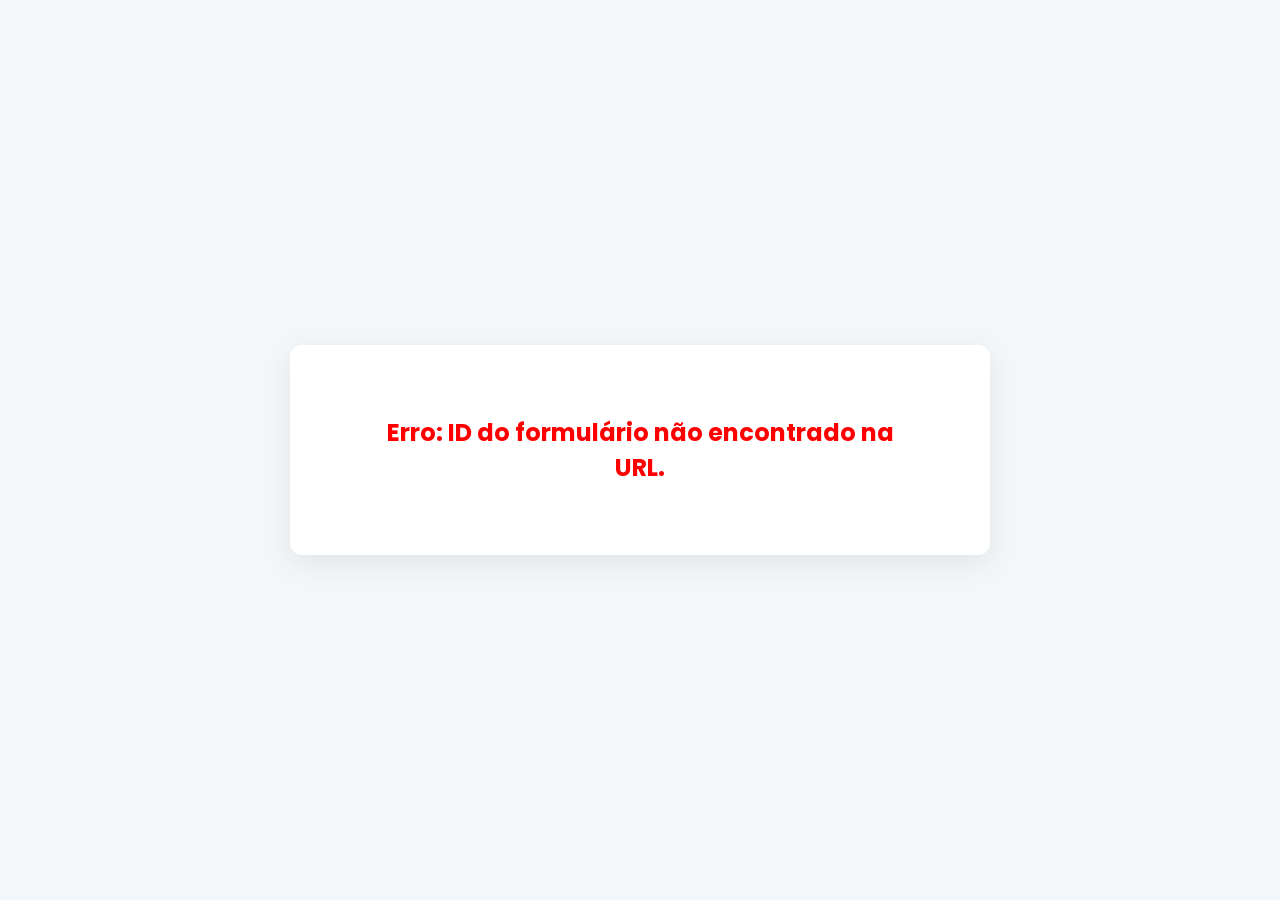
<file: FormsBuider/Renderer.html>
<!DOCTYPE html>
<html lang="pt-BR">
<head>
    <meta charset="UTF-8">
    <meta name="viewport" content="width=device-width, initial-scale=1.0">
    <title>Avaliação de Dashboard</title>
    <link rel="preconnect" href="https://fonts.googleapis.com">
    <link rel="preconnect" href="https://fonts.gstatic.com" crossorigin>
    <link href="https://fonts.googleapis.com/css2?family=Poppins:wght@300;400;500;600;700&display=swap" rel="stylesheet">
    <style>
        /* --- ESTILOS DO SEU RENDERER --- */
        :root {
            --primary-color: #000D3C;
            --secondary-color: #2ecc71;
            --background-color: #f4f7f9;
            --form-background: #ffffff;
            --text-color: #333;
            --light-text-color: #7f8c8d;
            --border-color: #dfe6e9;
            --pill-bg: #ecf0f1;
        }
        * { box-sizing: border-box; margin: 0; padding: 0; }
        body {
            font-family: 'Poppins', sans-serif;
            background-color: var(--background-color);
            color: var(--text-color);
            display: flex;
            flex-direction: column;
            justify-content: center;
            align-items: center;
            min-height: 100vh;
            padding: 20px;
        }
        .page-header {
            width: 100%; max-width: 700px; padding: 20px 30px;
            margin-bottom: 20px; border-radius: 12px; background: #ffffff;
            color: #000D3C; display: flex; align-items: center;
            box-shadow: 0 8px 30px rgba(3, 25, 122, 0.2);
        }
        .logo { height: 40px; margin-right: 20px; }
        .header-title-container { flex-grow: 1; text-align: left; }
        .header-title-container h3 { margin: 0; font-size: 18px; color: var(--light-text-color); font-weight: 500; }
        #dashboard-title-display { font-size: 25px; }
        .survey-container {
            background-color: var(--form-background); border-radius: 12px;
            box-shadow: 0 8px 30px rgba(0, 0, 0, 0.08); padding: 30px 40px;
            width: 100%; max-width: 700px; overflow: hidden;
        }
        #dashboard-survey {
            position: relative; min-height: 520px;
            display: flex; flex-direction: column;
        }
        .progress-bar { width: 100%; background-color: #ecf0f1; border-radius: 5px; height: 10px; margin-bottom: 25px; }
        .progress-bar-fill { width: 0%; height: 100%; background-color: var(--primary-color); border-radius: 5px; transition: width 0.4s ease-in-out; }
        .form-step { display: none; animation: fadeIn 0.5s ease-in-out; }
        .form-step.active { display: block; }
        @keyframes fadeIn { from { opacity: 0; transform: translateY(15px); } to { opacity: 1; transform: translateY(0); } }
        .form-step h2 { font-size: 22px; font-weight: 600; margin-bottom: 20px; color: #2c3e50; text-align: center; }
        .form-group { margin-bottom: 20px; text-align: left; }
        .form-group label { display: block; font-weight: 500; margin-bottom: 12px; color: #34495e; }
        .form-group textarea { width: 100%; padding: 12px; border: 1px solid var(--border-color); border-radius: 8px; font-family: 'Poppins', sans-serif; font-size: 14px; min-height: 80px; resize: vertical; }
        .form-group textarea:focus { outline: none; border-color: var(--primary-color); box-shadow: 0 0 0 3px rgba(0, 13, 60, 0.1); }
        
        /* Estilos para Likert e NPS (copiados do seu original) */
        .likert-scale { display: flex; justify-content: space-around; text-align: center; margin: 15px 0; }
        .likert-scale input[type="radio"] { display: none; }
        .likert-scale label { cursor: pointer; padding: 5px; border-radius: 8px; transition: transform 0.2s ease, background-color 0.2s ease; display: flex; flex-direction: column; align-items: center; width: 80px; }
        .likert-scale label:hover { background-color: #f8faff; }
        .likert-scale .likert-icon { height: 32px; display: block; }
        .likert-scale .label-text { font-size: 12px; color: var(--light-text-color); margin-top: 4px; font-weight: 500; transition: color 0.2s ease, font-weight 0.2s ease; }
        .likert-scale input:checked + label { transform: scale(1.1); }
        .likert-scale input:checked + label .label-text { color: var(--primary-color); font-weight: 600; }
        
        .nps-scale { display: flex; flex-wrap: wrap; justify-content: center; gap: 10px; margin: 15px 0; }
        .nps-scale input[type="radio"] { display: none; }
        .nps-scale label { display: flex; justify-content: center; align-items: center; width: 45px; height: 45px; border: 1px solid #bdc3c7; border-radius: 50%; cursor: pointer; font-weight: 600; transition: all 0.3s; }
        .nps-scale label:hover { background-color: #ecf0f1; border-color: var(--primary-color); }
        .nps-scale input[type="radio"]:checked + label { background-color: var(--primary-color); color: #fff; border-color: var(--primary-color); }

        .pills-wrapper { margin-top: 10px; }
        .adjective-pills { display: flex; flex-wrap: wrap; justify-content: center; gap: 10px; padding-bottom: 20px; }
        .pill { background-color: var(--pill-bg); border: 1px solid var(--border-color); padding: 6px 14px; border-radius: 20px; cursor: pointer; font-size: 13px; font-weight: 500; transition: all 0.2s ease-in-out; }
        .pill:hover { border-color: var(--primary-color); }
        .pill.active { background-color: var(--primary-color); color: #fff; border-color: var(--primary-color); }
        .pill-placeholder { color: transparent; background-color: #f4f7f9; border-color: #e9eef2; cursor: default; user-select: none; }
        .pill-placeholder:hover { border-color: #e9eef2; }
        
        .navigation-buttons { display: flex; margin-top: auto; padding-top: 20px; }
        .btn-next, .btn-submit { margin-left: auto; }
        .btn { background-color: var(--primary-color); color: #ffffff; border: none; border-radius: 8px; padding: 12px 25px; font-size: 15px; font-weight: 500; font-family: 'Poppins', sans-serif; cursor: pointer; transition: background-color 0.3s, transform 0.2s; }
        .btn:hover { transform: translateY(-2px); }
        .btn:disabled { background-color: #555; cursor: not-allowed; opacity: 0.7; }
        .btn-prev { background-color: #bdc3c7; }
        .btn-prev:hover { background-color: #95a5a6; }
        .btn-submit { background-color: var(--secondary-color); }
        .btn-submit:hover { background-color: #27ae60; }
        
        #thank-you-message { text-align: center; }
        .thank-you-image { max-width: 200px; margin: 20px auto; display: block; }
        #thank-you-message h2 { color: var(--primary-color); font-size: 28px; }
        #loading-message { text-align: center; padding: 40px; }


        /* --- ADICIONE ESTE BLOCO DENTRO DA SUA TAG <style> --- */

        #preview-wrapper .priority-pills,
        .priority-pills { /* Adiciona a classe base para o renderer */
            display: flex;
            flex-wrap: wrap;
            justify-content: center;
            gap: 10px;
            padding-bottom: 20px;
        }

        #preview-wrapper .priority-pill,
        .priority-pill { /* Adiciona a classe base para o renderer */
            border: 1px solid #dfe6e9;
            padding: 8px 18px;
            border-radius: 8px;
            cursor: pointer;
            font-size: 14px;
            font-weight: 500;
            transition: all 0.2s ease-in-out;
        }

        #preview-wrapper .priority-pill.urgent,
        .priority-pill.urgent {
            border-color: #fca5a5;
            background-color: #fef2f2;
            color: #ef4444;
        }
        #preview-wrapper .priority-pill.high,
        .priority-pill.high {
            border-color: #fdba74;
            background-color: #fff7ed;
            color: #f97316;
        }
        #preview-wrapper .priority-pill.medium,
        .priority-pill.medium {
            border-color: #fde047;
            background-color: #fefce8;
            color: #eab308;
        }
        #preview-wrapper .priority-pill.low,
        .priority-pill.low {
            border-color: #93c5fd;
            background-color: #eff6ff;
            color: #3b82f6;
        }

        #preview-wrapper .priority-pill.active.urgent,
        .priority-pill.active.urgent {
            background-color: #ef4444;
            color: white;
        }
        #preview-wrapper .priority-pill.active.high,
        .priority-pill.active.high {
            background-color: #f97316;
            color: white;
        }
        #preview-wrapper .priority-pill.active.medium,
        .priority-pill.active.medium {
            background-color: #eab308;
            color: white;
        }
        #preview-wrapper .priority-pill.active.low,
        .priority-pill.active.low {
            background-color: #3b82f6;
            color: white;
        }

    </style>
</head>
<body>

    <header class="page-header" style="display: none;">
        <img src="./imagem/logo_azul.svg" alt="Logo da Empresa" class="logo">
        <div class="header-title-container">
            <h3 id="form-theme-title">Formulário de Avaliação</h3>
            <h1 id="dashboard-title-display">Carregando...</h1>
        </div>
    </header>

    <div class="survey-container">
        <div id="loading-message">
            <h2>Carregando formulário...</h2>
            <p>Por favor, aguarde.</p>
        </div>
        
        <form id="dashboard-survey" style="display: none;">
            <input type="hidden" id="dashboard-name-hidden" name="dashboard_name">
            <input type="hidden" id="squad-name-hidden" name="squad_name">
            <input type="hidden" id="rt-name-hidden" name="rt_name">
            <input type="hidden" id="email-hidden" name="user_email">
            <input type="hidden" id="form-id-hidden" name="form_id">

            <div class="progress-bar">
                <div class="progress-bar-fill" id="progress-fill"></div>
            </div>
        
            <div id="dynamic-form-steps"></div>
            
            <div class="form-step" id="thank-you-message">
                <img src="./imagem/Final_forms.svg" alt="Formulário Concluído" class="thank-you-image">
                <h2>Obrigado!</h2>
                <p>Seu feedback foi recebido e é muito importante para nós.</p>
            </div>

            <div class="navigation-buttons">
                <button type="button" class="btn btn-prev" id="prev-btn" style="display: none;">Voltar</button>
                <button type="button" class="btn btn-next" id="next-btn">Próximo</button>
                <button type="submit" class="btn btn-submit" id="submit-btn" style="display: none;">Enviar Avaliação</button>
            </div>
        </form>
    </div>

<script>
document.addEventListener('DOMContentLoaded', () => {

    // --- PONTO DE CONFIGURAÇÃO PRINCIPAL ---
    // Cole a URL de invocação da sua API Gateway aqui
    // IMPORTANTE: Esta API deve apontar para uma função Lambda que envia os DADOS FINAIS
    // (Pode ser a mesma API 'saveForm' ou uma nova 'submitResponse')
    const SUBMIT_API_URL = 'https://osjimi01h9.execute-api.us-east-2.amazonaws.com/prod/avaliacao'; 
    
    // API para BUSCAR a configuração do formulário
    const GET_FORM_API_URL = 'https://clnbw9qle5.execute-api.us-east-2.amazonaws.com'; // A URL do seu API Gateway principal

    // --- VARIÁVEIS GLOBAIS ---
    let formConfig = {}; // Armazena a configuração carregada da API
    let steps = [];
    let currentStep = 0;
    const likertScoreMap = { "Muito Ruim": 1, "Ruim": 2, "Regular": 3, "Bom": 4, "Muito Bom": 5 };

    // --- ELEMENTOS DO DOM ---
    const pageHeader = document.querySelector('.page-header');
    const surveyContainer = document.querySelector('.survey-container');
    const loadingMessage = document.getElementById('loading-message');
    const formEl = document.getElementById('dashboard-survey');
    const progressFill = document.getElementById('progress-fill');
    const dynamicFormSteps = document.getElementById('dynamic-form-steps');
    const thankYouStep = document.getElementById('thank-you-message');
    const prevBtn = document.getElementById('prev-btn');
    const nextBtn = document.getElementById('next-btn');
    const submitBtn = document.getElementById('submit-btn');

    // --- FUNÇÕES DE RENDERIZAÇÃO DO PREVIEW ---
    function createLikertHTML(key) {
        const options = [ { value: "Muito Ruim", icon: "muito_ruim" }, { value: "Ruim", icon: "ruim" }, { value: "Regular", icon: "regular" }, { value: "Bom", icon: "bom" }, { value: "Muito Bom", icon: "muito_bom" }];
        return `<div class="likert-scale">${options.map(opt => `<input type="radio" id="likert-${key}-${opt.icon}" name="eval_${key}" value="${opt.value}" required><label for="likert-${key}-${opt.icon}"><img src="./imagem/icon_${opt.icon}.svg" alt="${opt.value}" class="likert-icon"><span class="label-text">${opt.value}</span></label>`).join('')}</div>`;
    }
    function createNPSHTML(key, max) {
        let optionsHTML = '';
        for (let i = 0; i <= max; i++) { optionsHTML += `<input type="radio" id="nps-${key}-${i}" name="eval_${key}" value="${i}" required><label for="nps-${key}-${i}">${i}</label>`; }
        return `<div class="nps-scale">${optionsHTML}</div>`;
    }
    function createEvaluationScaleHTML(questionConfig) {
        const type = questionConfig.evaluationType || 'Likert';
        switch (type) {
            case 'NPS(0-5)': return createNPSHTML(questionConfig.key, 5);
            case 'NPS(0-10)': return createNPSHTML(questionConfig.key, 10);
            case 'Backlog': return ''; 
            default: return createLikertHTML(questionConfig.key);
        }
    }
    function createPriorityPillsHTML(key) {
        const priorities = [ {label: 'Urgente', class: 'urgent'}, {label: 'Alta', class: 'high'}, {label: 'Média', class: 'medium'}, {label: 'Baixa', class: 'low'} ];
        return `<div class="form-group"><label>Prioridade da Solicitação</label><div class="priority-pills">${priorities.map(p => `<div class="priority-pill ${p.class}" data-key="${key}">${p.label}</div>`).join('')}</div></div>`;
    }

    // --- FUNÇÕES DE LÓGICA DO FORMULÁRIO ---
    
    // Constrói o HTML das etapas do formulário
    function buildFormFromConfig() {
        let formHTML = '';
        const titlePrefix = formConfig.questions.length > 1 ? true : false;
        
        formConfig.questions.forEach((stepConfig, index) => {
            const key = stepConfig.key;
            let evalHTML = stepConfig.showEvaluation !== false ? `<div class="form-group"><label>${stepConfig.likertQuestion || 'Qual sua avaliação?'}</label>${createEvaluationScaleHTML(stepConfig)}</div>` : '';
            
            let priorityHTML = '';
            if(stepConfig.evaluationType === 'Backlog' && stepConfig.showPriorityTags === true) {
                priorityHTML = createPriorityPillsHTML(key);
            }
            
            let tagsHTML = '';
            if (stepConfig.showTags === true) {
                const tagsLabel = stepConfig.tagsQuestionText || 'Selecione as tags relevantes (opcional)';
                tagsHTML = `<div class="form-group"><label>${tagsLabel}</label><div class="adjective-pills">`;
                if (stepConfig.evaluationType === 'Backlog') {
                    const allAdjectives = [...(stepConfig.adjectives?.positive || []), ...(stepConfig.adjectives?.negative || [])];
                    tagsHTML += allAdjectives.length > 0 ? allAdjectives.map(adj => `<div class="pill" data-key="${key}">${adj}</div>`).join('') : '<div class="pill pill-placeholder">Sem tags</div>';
                } else {
                    tagsHTML += `<div class="pill pill-placeholder">&nbsp;</div><div class="pill pill-placeholder">&nbsp;</div><div class="pill pill-placeholder">&nbsp;</div>`;
                }
                tagsHTML += `</div></div>`;
            }

            let commentsHTML = '';
            if (stepConfig.commentSection?.visible === true) {
                commentsHTML = `<div class="form-group"><label for="comments-${key}">${stepConfig.commentSection.title || 'Comentários'}</label><textarea id="comments-${key}" name="comments_${key}" placeholder="${stepConfig.commentSection.placeholder || ''}"></textarea></div>`;
            }

            formHTML += `<div class="form-step" data-step="${index}">
                            <h2>${titlePrefix ? `${index + 1}. ` : ''}${stepConfig.title}</h2>
                            ${evalHTML}
                            ${priorityHTML}
                            ${tagsHTML}
                            ${commentsHTML}
                         </div>`;
        });
        
        dynamicFormSteps.innerHTML = formHTML;
    }

    // Mostra as tags corretas após uma nota ser dada (para Likert/NPS)
    function handleEvaluationSelection(event) {
        const selectedRadio = event.target;
        const key = selectedRadio.name.replace('eval_', '');
        const questionConfig = formConfig.questions.find(q => q.key === key);
        if (!questionConfig || !questionConfig.showTags || questionConfig.evaluationType === 'Backlog') return;
        
        const pillsContainer = selectedRadio.closest('.form-step').querySelector('.adjective-pills');
        if (!pillsContainer) return;

        let score;
        if (questionConfig.evaluationType === 'Likert') { score = likertScoreMap[selectedRadio.value]; } 
        else { score = parseInt(selectedRadio.value, 10); }

        let adjectivesToShow = [];
        if (questionConfig.evaluationType === 'NPS(0-10)') {
            if (score <= 6) adjectivesToShow = questionConfig.adjectives.negative;
            else if (score <= 8) adjectivesToShow = [...(questionConfig.adjectives.negative || []), ...(questionConfig.adjectives.positive || [])];
            else adjectivesToShow = questionConfig.adjectives.positive;
        } else {
            const maxScore = (questionConfig.evaluationType === 'NPS(0-5)') ? 5 : 5;
            const scoreThreshold = Math.ceil(maxScore / 2);
            if (score < scoreThreshold) adjectivesToShow = questionConfig.adjectives.negative;
            else if (score === scoreThreshold) adjectivesToShow = [...(questionConfig.adjectives.negative || []), ...(questionConfig.adjectives.positive || [])];
            else adjectivesToShow = questionConfig.adjectives.positive;
        }
        
        pillsContainer.style.opacity = 0;
        setTimeout(() => {
             pillsContainer.innerHTML = adjectivesToShow.map(adj => `<div class="pill" data-key="${key}">${adj}</div>`).join('');
             pillsContainer.style.opacity = 1;
        }, 200); // Pequena transição
    }

    // Atualiza a UI para a etapa correta (progress bar, botões, etc.)
    function updateFormSteps() {
        const totalVisibleSteps = formConfig.questions.length;
        steps.forEach(step => step.classList.remove('active'));
        steps[currentStep].classList.add('active');
        
        const progressPercent = totalVisibleSteps > 1 ? (currentStep / (totalVisibleSteps - 1)) * 100 : (currentStep > 0 ? 100 : 0);
        progressFill.style.width = `${progressPercent}%`;

        prevBtn.style.display = currentStep === 0 ? 'none' : 'inline-block';
        nextBtn.style.display = currentStep === totalVisibleSteps - 1 ? 'none' : 'inline-block';
        submitBtn.style.display = currentStep === totalVisibleSteps - 1 ? 'inline-block' : 'none';

        if (currentStep === totalVisibleSteps) { // Tela de "Obrigado"
            document.querySelector('.navigation-buttons').style.display = 'none';
            document.querySelector('.progress-bar').style.display = 'none';
        } else {
             document.querySelector('.navigation-buttons').style.display = 'flex';
             document.querySelector('.progress-bar').style.display = 'block';
        }
    }
    
    // Valida a etapa atual antes de avançar
    function validateStep() {
        if (currentStep >= formConfig.questions.length) return true;
        const stepConfig = formConfig.questions[currentStep];
        if (!stepConfig) return false;

        // Se avaliação estiver oculta ou for Backlog, não valida rádio
        if (stepConfig.showEvaluation === false || stepConfig.evaluationType === 'Backlog') {
            return true;
        }

        const currentStepElement = steps[currentStep];
        const radioName = `eval_${stepConfig.key}`;
        const selectedOption = currentStepElement.querySelector(`input[name="${radioName}"]:checked`);
        
        if (!selectedOption) {
            alert('Por favor, selecione uma nota para continuar.');
            return false;
        }
        return true;
    }

    // --- FUNÇÃO PRINCIPAL DE INICIALIZAÇÃO ---
    async function initializeForm() {
        const urlParams = new URLSearchParams(window.location.search);
        const formId = urlParams.get('formId');
        
        if (!formId) {
            loadingMessage.innerHTML = '<h2 style="color: red;">Erro: ID do formulário não encontrado na URL.</h2>';
            return;
        }

        try {
            // 1. Buscar a configuração do formulário
            const response = await fetch(`${GET_FORM_API_URL}/forms/${formId}`);
            if (!response.ok) {
                if (response.status === 404) throw new Error(`Formulário com ID "${formId}" não foi encontrado.`);
                throw new Error(`Erro ${response.status} ao buscar o formulário.`);
            }
            formConfig = await response.json(); // API retorna o 'formConfiguration'
            window.currentFormConfig = formConfig; // Expondo globalmente para handlers

            // 2. Preencher o cabeçalho
            pageHeader.querySelector('#dashboard-title-display').textContent = formConfig.formTitle;
            pageHeader.querySelector('#form-theme-title').textContent = formConfig.headerSubtitle;
            
            // 3. Preencher os campos hidden do formulário
            document.getElementById('form-id-hidden').value = formId;
            document.getElementById('dashboard-name-hidden').value = formConfig.formTitle || '';
            document.getElementById('squad-name-hidden').value = formConfig.metadata?.squadName || '';
            document.getElementById('rt-name-hidden').value = formConfig.metadata?.rtName || '';
            // Tenta pegar e-mail da URL (se passado)
            const emailFromURL = urlParams.get('email');
            if(emailFromURL){
                document.getElementById('email-hidden').value = decodeURIComponent(emailFromURL);
            }

            // 4. Construir o HTML do formulário
            buildFormFromConfig();

            // 5. Preparar as etapas para navegação
            const dynamicSteps = Array.from(dynamicFormSteps.querySelectorAll('.form-step'));
            steps = [...dynamicSteps, thankYouStep]; // Adiciona a etapa de "Obrigado"
            
            // 6. Anexar todos os event listeners
            attachFormListeners();

            // 7. Esconder loading e mostrar formulário
            loadingMessage.style.display = 'none';
            formEl.style.display = 'flex';
            pageHeader.style.display = 'flex';
            
            // 8. Exibir a primeira etapa
            currentStep = 0;
            updateFormSteps();

        } catch (error) {
            console.error('Erro ao carregar formulário:', error);
            loadingMessage.innerHTML = `<h2 style="color: red;">Erro ao carregar o formulário:</h2><p>${error.message}</p>`;
        }
    }
    
    // Anexa os listeners de navegação e interação
    function attachFormListeners() {
        nextBtn.addEventListener('click', () => {
            if (validateStep() && currentStep < formConfig.questions.length - 1) {
                currentStep++;
                updateFormSteps();
            }
        });

        prevBtn.addEventListener('click', () => {
            if (currentStep > 0) {
                currentStep--;
                updateFormSteps();
            }
        });

        // Listeners de interação (seleção de nota, tags, etc.)
        formEl.addEventListener('change', (e) => {
            if (e.target.type === 'radio') {
                handleEvaluationSelection(e);
            }
        });

        formEl.addEventListener('click', (e) => {
            const target = e.target;
            if (target.classList.contains('pill') && !target.classList.contains('pill-placeholder')) {
                target.classList.toggle('active');
            }
            if (target.classList.contains('priority-pill')) {
                // Lógica de seleção única para prioridade
                const key = `priority_${target.dataset.key}`;
                if (target.classList.contains('active')) {
                    target.classList.remove('active');
                } else {
                    target.parentElement.querySelectorAll('.priority-pill').forEach(p => p.classList.remove('active'));
                    target.classList.add('active');
                }
            }
        });

        // Listener de Submit
        formEl.addEventListener('submit', (e) => {
            e.preventDefault();
            if (!validateStep()) return;
            
            submitBtn.disabled = true;
            prevBtn.disabled = true;
            submitBtn.textContent = 'Enviando...';

            // Coleta os dados
            const formData = new FormData(formEl);
            const evaluationData = {
                formId: formData.get('form_id'),
                dashboardName: formData.get('dashboard_name'),
                squadName: formData.get('squad_name'),
                rtName: formData.get('rt_name'),
                userEmail: formData.get('user_email'),
                responses: [] // Estrutura padronizada de respostas
            };

            formConfig.questions.forEach((stepConfig, index) => {
                const step = steps[index];
                const key = stepConfig.key;
                
                const rating = formData.get(`eval_${key}`) || null;
                const comment = formData.get(`comments_${key}`) || null;
                
                const activePills = Array.from(step.querySelectorAll('.pill.active')).map(pill => pill.textContent);
                const activePriority = step.querySelector('.priority-pill.active')?.textContent || null;
                
                evaluationData.responses.push({
                    key: key,
                    title: stepConfig.title,
                    rating: rating,
                    priority: activePriority,
                    tags: activePills,
                    comment: comment
                });
            });
            
            console.log("Objeto JSON a ser enviado:", JSON.stringify(evaluationData, null, 2));
            
            // Envia para a API
            fetch(SUBMIT_API_URL, {
                method: 'POST',
                headers: { 'Content-Type': 'application/json' },
                body: JSON.stringify(evaluationData),
            })
            .then(response => {
                if (!response.ok) {
                    throw new Error(`Erro na API: ${response.statusText}`);
                }
                return response.json();
            })
            .then(data => {
                console.log('Sucesso:', data);
                currentStep = formConfig.questions.length; // Avança para a etapa "Obrigado"
                updateFormSteps();
            })
            .catch((error) => {
                console.error('Erro ao enviar avaliação:', error);
                alert('Ocorreu um erro ao enviar sua avaliação. Por favor, tente novamente.');
                submitBtn.disabled = false;
                prevBtn.disabled = false;
                submitBtn.textContent = 'Enviar Avaliação';
            });
        });
    }

    // --- INICIA A APLICAÇÃO ---
    initializeForm();

});
</script>

</body>
</html>
</file>
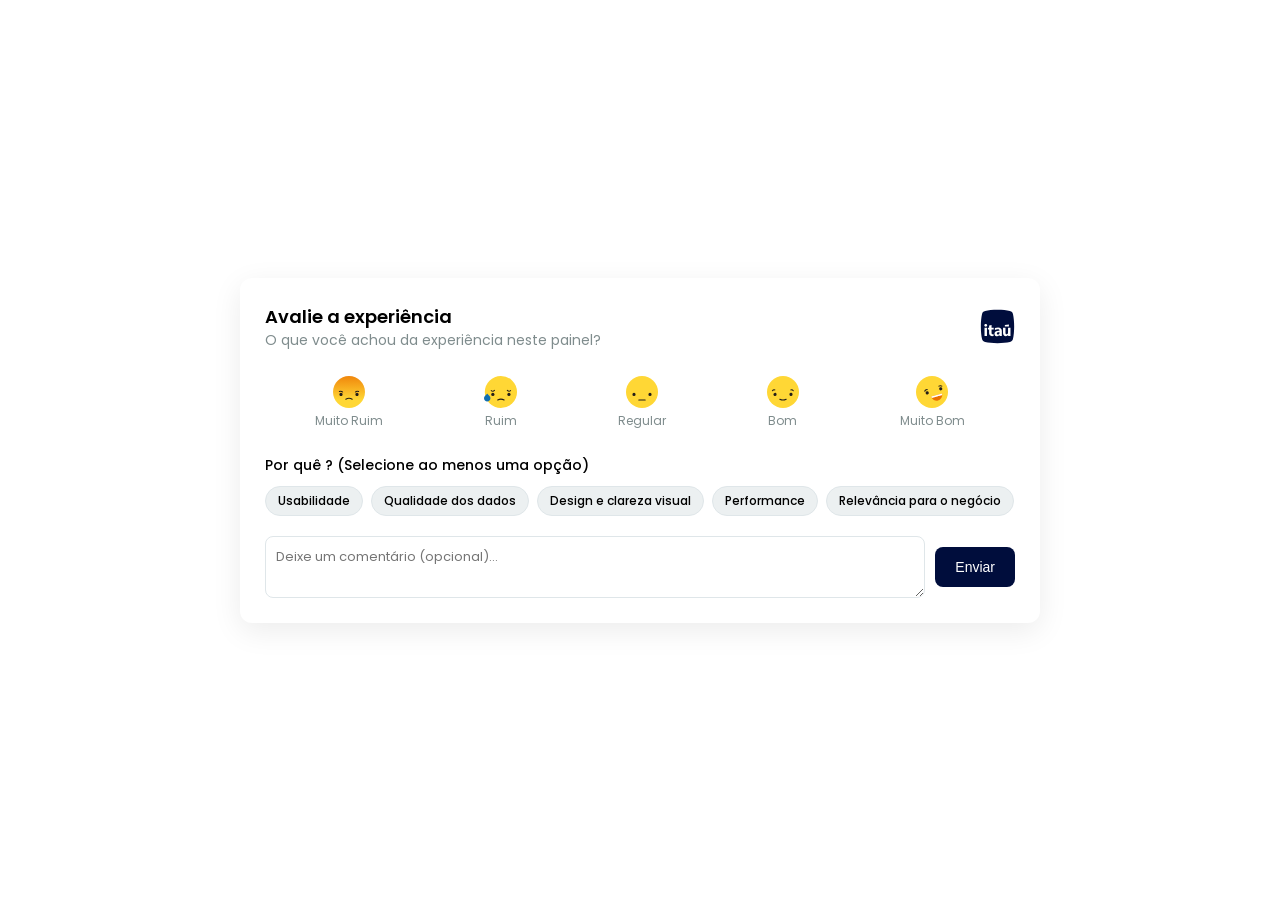
<file: LikertItau/CloudForms-likert/likert_one.html>
<!DOCTYPE html>
<html lang="pt-BR">
<head>
    <meta charset="UTF-8">
    <meta name="viewport" content="width=device-width, initial-scale=1.0">
    <title>Avaliação de Experiência - Footer</title>
    <link rel="preconnect" href="https://fonts.googleapis.com">
    <link rel="preconnect" href="https://fonts.gstatic.com" crossorigin>
    <link href="https://fonts.googleapis.com/css2?family=Poppins:wght@300;400;500;600;700&display=swap" rel="stylesheet">
    <style>
        :root {
            --primary-color: #000D3C;
            --background-color: transparent;
            --form-background: #ffffff;
            --text-color: black ;
            --light-text-color: #7f8c8d;
            --border-color: #dfe6e9;
            --pill-bg: #ecf0f1;
        }

        * { box-sizing: border-box; margin: 0; padding: 0; }

        body {
            font-family: 'Poppins', sans-serif;
            background-color: transparent;
            display: flex;
            justify-content: center;
            align-items: center;
            min-height: 100vh;
            padding: 20px;
        }
        
        .footer-survey-container {
            background-color: var(--form-background);
            border-radius: 12px;
            box-shadow: 0 8px 30px rgba(0, 0, 0, 0.08);
            padding: 25px;
            width: 100%;
            max-width: 800px;
        }

        .survey-header {
            display: flex;
            justify-content: space-between;
            align-items: center;
            margin-bottom: 20px;
        }
        .survey-header .title-group h3 {
            font-size: 18px;
            font-weight: 600;
            color: var(--text-color);
            margin: 0;
        }
        .survey-header .title-group p {
            font-size: 14px;
            color: var(--light-text-color);
            margin: 0;
        }
        .survey-header .logo {
            height: 35px;
        }

        .likert-inline {
            display: flex;
            justify-content: space-around;
            text-align: center;
            margin-bottom: 20px;
        }
        .likert-inline input[type="radio"] { display: none; }
        .likert-inline label {
            cursor: pointer;
            padding: 5px;
            border-radius: 8px;
            transition: transform 0.2s ease, background-color 0.2s ease;
            display: flex;
            flex-direction: column;
            align-items: center;
        }
        .likert-inline label:hover {
            background-color: #f8faff;
        }
        
        .likert-inline .likert-icon {
            height: 32px;
            display: block;
        }
        .likert-inline .label-text {
            font-size: 12px;
            color: var(--light-text-color);
            margin-top: 4px;
            transition: color 0.2s ease, font-weight 0.2s ease;
        }
        .likert-inline input:checked + label {
            transform: scale(1.15);
        }
        .likert-inline input:checked + label .label-text {
            color: var(--primary-color);
            font-weight: 600;
        }

        .form-group label {
            display: block;
            font-weight: 500;
            font-size: 14px;
            margin-bottom: 10px;
            color: black;
        }
        .category-pills { display: flex; flex-wrap: wrap; justify-content: flex-start; gap: 8px; margin-bottom: 20px; }
        .pill { background-color: var(--pill-bg); border: 1px solid var(--border-color); padding: 5px 12px; border-radius: 15px; cursor: pointer; font-size: 12px; font-weight: 500; transition: all 0.2s ease-in-out; }
        .pill:hover { border-color: var(--primary-color); }
        .pill.active { background-color: var(--primary-color); color: #fff; border-color: var(--primary-color); }

        .comment-submit-group {
            display: flex;
            gap: 10px;
            align-items: center;
        }
        .comment-submit-group textarea {
            flex-grow: 1;
            padding: 10px;
            border: 1px solid var(--border-color);
            border-radius: 8px;
            font-family: 'Poppins', sans-serif;
            font-size: 13px;
            resize: vertical;
            min-height: 45px;
        }
        .comment-submit-group textarea:focus {
            outline: none;
            border-color: var(--primary-color);
            box-shadow: 0 0 0 3px rgba(0, 13, 60, 0.1);
        }
        .btn-submit { 
            background-color: var(--primary-color); 
            color: #ffffff; 
            border: none; 
            border-radius: 8px; 
            padding: 12px 20px;
            font-size: 14px; 
            font-weight: 500; 
            cursor: pointer;
            transition: all 0.3s;
        }
        .btn-submit:hover { background-color: #001f7c; }
        .btn-submit:disabled { background-color: #555; cursor: not-allowed; opacity: 0.7; }

        #thank-you-message {
            text-align: center;
            padding: 20px;
            animation: fadeIn 0.5s;
        }
        #thank-you-message h3 { font-size: 18px; color: var(--primary-color); }
        @keyframes fadeIn { from { opacity: 0; } to { opacity: 1; } }
    </style>
</head>
<body>

    <div class="footer-survey-container" id="survey-wrapper">
        <form id="footer-survey">
            <input type="hidden" id="dashboard-name-hidden" name="dashboard_name">
            <input type="hidden" id="squad-name-hidden" name="squad_name">
            <input type="hidden" id="rt-name-hidden" name="rt_name">
            <input type="hidden" id="email-hidden" name="user_email">

            <div class="survey-header">
                <div class="title-group">
                    <h3 id="survey-title">Avalie a experiência</h3>
                    <p id="survey-subtitle">O que você achou da experiência neste painel?</p>
                </div>
                <img src="./imagem/logo_azul.svg" alt="Logo" class="logo">
            </div>

            <div class="likert-inline">
                <input type="radio" id="likert-1" name="likert_score" value="Muito Ruim" required><label for="likert-1"><img src="./imagem/icon_muito_ruim.svg" alt="Muito Ruim" class="likert-icon"><span class="label-text">Muito Ruim</span></label>
                <input type="radio" id="likert-2" name="likert_score" value="Ruim"><label for="likert-2"><img src="./imagem/icon_ruim.svg" alt="Ruim" class="likert-icon"><span class="label-text">Ruim</span></label>
                <input type="radio" id="likert-3" name="likert_score" value="Regular"><label for="likert-3"><img src="./imagem/icon_regular.svg" alt="Regular" class="likert-icon"><span class="label-text">Regular</span></label>
                <input type="radio" id="likert-4" name="likert_score" value="Bom"><label for="likert-4"><img src="./imagem/icon_bom.svg" alt="Bom" class="likert-icon"><span class="label-text">Bom</span></label>
                <input type="radio" id="likert-5" name="likert_score" value="Muito Bom"><label for="likert-5"><img src="./imagem/icon_muito_bom.svg" alt="Muito Bom" class="likert-icon"><span class="label-text">Muito Bom</span></label>
            </div>

            <div class="form-group">
                <label>Por quê ? (Selecione ao menos uma opção)</label>
                <div class="category-pills">
                    <div class="pill">Usabilidade</div>
                    <div class="pill">Qualidade dos dados</div>
                    <div class="pill">Design e clareza visual</div>
                    <div class="pill">Performance</div>
                    <div class="pill">Relevância para o negócio</div>
                </div>
            </div>

            <div class="comment-submit-group">
                <textarea id="comments" name="comments" placeholder="Deixe um comentário (opcional)..."></textarea>
                <button type="submit" class="btn-submit" id="submit-btn">Enviar</button>
            </div>
        </form>

        <div id="thank-you-message" style="display: none;">
            <h3>Obrigado pelo seu feedback!</h3>
        </div>
    </div>

    <script>
        document.addEventListener('DOMContentLoaded', () => {
            const surveyWrapper = document.getElementById('survey-wrapper');
            const form = document.getElementById('footer-survey');
            const thankYouMessage = document.getElementById('thank-you-message');
            const pills = document.querySelectorAll('.pill');
            const submitBtn = document.getElementById('submit-btn');
            
            const dashboardNameHiddenInput = document.getElementById('dashboard-name-hidden');
            const squadNameHiddenInput = document.getElementById('squad-name-hidden');
            const rtNameHiddenInput = document.getElementById('rt-name-hidden');
            const emailHiddenInput = document.getElementById('email-hidden');
            const surveySubtitle = document.getElementById('survey-subtitle');
            
            const urlParams = new URLSearchParams(window.location.search);
            
            // Captura o parâmetro 'painel' da URL
            const dashboardNameFromURL = urlParams.get('painel');

            // Variáveis para armazenar os valores finais
            let finalDashboardName;
            let finalSubtitle;

            // Verifica se o parâmetro existe
            if (dashboardNameFromURL) {
            // SE EXISTIR: usa o nome do painel
            finalDashboardName = decodeURIComponent(dashboardNameFromURL);
            finalSubtitle = `O que você achou da experiência no painel ${finalDashboardName}?`;
            } else {
            // SE NÃO EXISTIR: usa os textos padrão
            finalDashboardName = "Dashboard Padrão"; // Valor padrão para o dado enviado
            finalSubtitle = "O que você achou da experiência neste painel?";
            }

            // Preenche os elementos na página com os valores definidos
            dashboardNameHiddenInput.value = finalDashboardName;
            surveySubtitle.textContent = finalSubtitle;
            squadNameHiddenInput.value = urlParams.get('squad') ? decodeURIComponent(urlParams.get('squad')) : "Squad Não Informada";
            rtNameHiddenInput.value = urlParams.get('rt') ? decodeURIComponent(urlParams.get('rt')) : "RT Não Informado";
            if (urlParams.get('email')) {
                emailHiddenInput.value = decodeURIComponent(urlParams.get('email'));
            }

            pills.forEach(pill => {
                pill.addEventListener('click', () => {
                    pill.classList.toggle('active');
                });
            });
            
            form.addEventListener('submit', (e) => {
                e.preventDefault();
                
                const selectedLikert = form.querySelector('input[name="likert_score"]:checked');
                if (!selectedLikert) {
                    alert('Por favor, selecione uma avaliação de "Muito Ruim" a "Muito Bom".');
                    return;
                }

                const activePills = document.querySelectorAll('.pill.active');
                if (activePills.length === 0) {
                    alert('Por favor, selecione ao menos uma categoria no campo "Por quê?".');
                    return;
                }

                const apiUrl = 'https://osjimi01h9.execute-api.us-east-2.amazonaws.com/prod/avaliacao';
                const formData = new FormData(form);
                const evaluationData = {};
                for (let [key, value] of formData.entries()) {
                    evaluationData[key] = value;
                }
                evaluationData.categories = Array.from(activePills).map(pill => pill.textContent);

                console.log("Objeto JSON a ser enviado:", JSON.stringify(evaluationData, null, 2));

                submitBtn.disabled = true;
                submitBtn.textContent = 'Enviando...';
                
                // --- LÓGICA DE SUBMISSÃO E REINÍCIO ATUALIZADA ---
                fetch(apiUrl, {
                    method: 'POST',
                    headers: { 'Content-Type': 'application/json' },
                    body: JSON.stringify(evaluationData),
                })
                .then(response => {
                    if (!response.ok) {
                        throw new Error(`Erro na API: ${response.status} ${response.statusText}`);
                    }
                    return response.json();
                })
                .then(data => {
                    // SUCESSO
                    console.log('Sucesso:', data);
                    
                    // 1. Esconde o formulário e mostra a mensagem de "Obrigado"
                    form.style.display = 'none';
                    thankYouMessage.style.display = 'block';

                    // 2. Agenda o reinício do formulário após 1 segundo
                    setTimeout(() => {
                        // Esconde a mensagem de "Obrigado"
                        thankYouMessage.style.display = 'none';
                        
                        // Mostra o formulário novamente
                        form.style.display = 'block';
                        
                        // Limpa todas as seleções e campos
                        form.reset();
                        
                        // Remove a classe 'active' de todas as pills
                        pills.forEach(pill => pill.classList.remove('active'));
                        
                        // Reabilita o botão de envio
                        submitBtn.disabled = false;
                        submitBtn.textContent = 'Enviar';
                    }, 2000); // 1000 milissegundos = 1 segundo
                })
                .catch((error) => {
                    // ERRO
                    console.error('Erro ao enviar avaliação:', error);
                    alert('Ocorreu um erro ao enviar sua avaliação. Por favor, tente novamente.');
                    submitBtn.disabled = false;
                    submitBtn.textContent = 'Enviar';
                });
            });
        });
    </script>
</body>
</html>
</file>
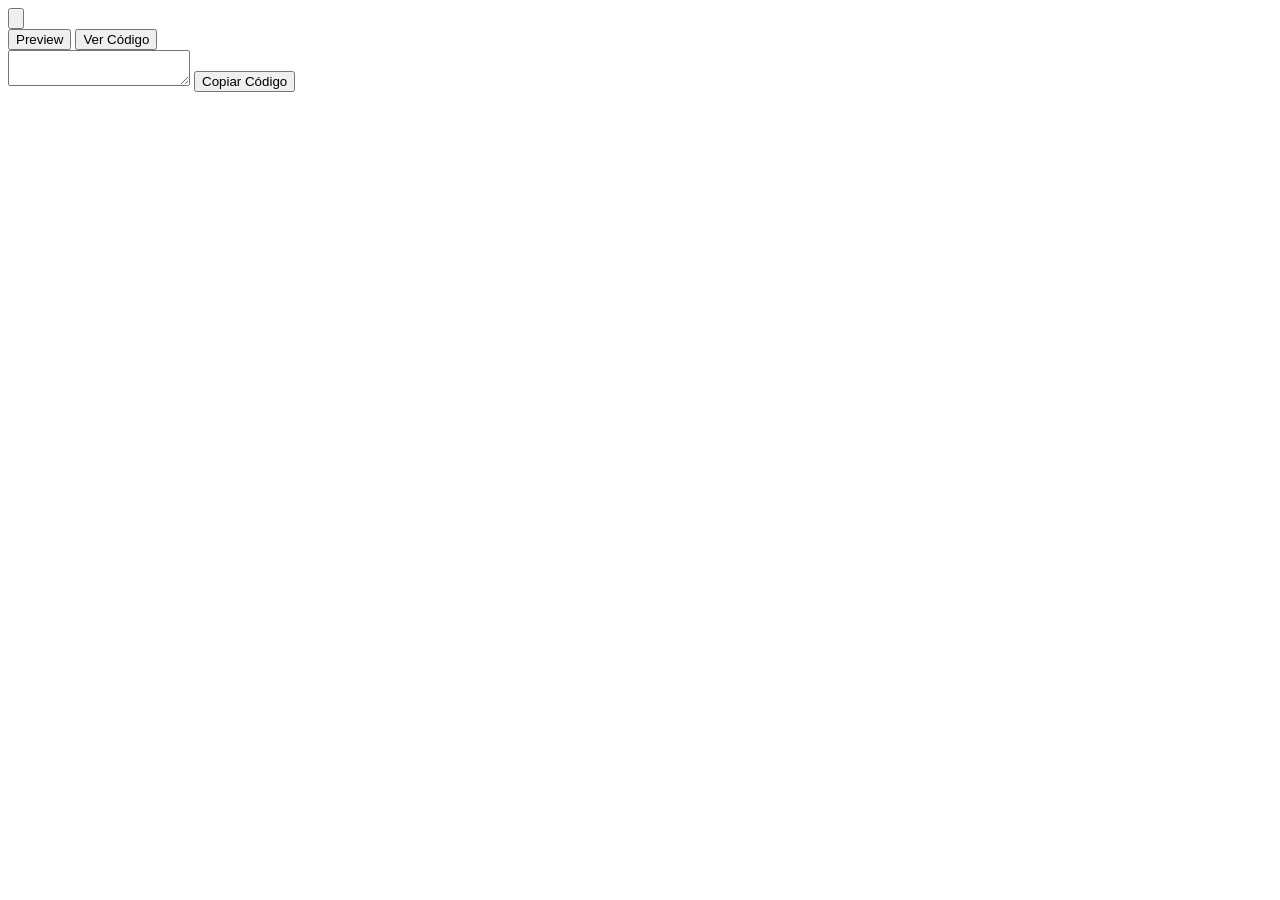
<file: LikertItau/forms_likert/configurador.html>
<!DOCTYPE html>
<html lang="pt-BR">
<head>
    <meta charset="UTF-8">
    <meta name="viewport" content="width=device-width, initial-scale=1.0">
    <title>Form Builder | Final</title>
    <link rel="preconnect" href="https://fonts.googleapis.com">
    <link rel="preconnect" href="https://fonts.gstatic.com" crossorigin>
    <link href="https://fonts.googleapis.com/css2?family=Poppins:wght@300;400;500;600;700&display=swap" rel="stylesheet">
    
</head>
<body>
    <aside id="sidebar" class="glass-effect"></aside>
    <button id="toggleSidebar" title="Recolher menu">
        <svg fill="none" stroke="currentColor" viewBox="0 0 24 24"><path stroke-linecap="round" stroke-linejoin="round" stroke-width="1.5" d="M11 19l-7-7 7-7m8 14l-7-7 7-7"></path></svg>
    </button>
    <main class="main-content">
        <div class="view-switcher">
            <button id="btn-show-preview" class="active">Preview</button>
            <button id="btn-show-code">Ver Código</button>
        </div>
        <div class="view-wrapper">
            <div id="preview-wrapper"></div>
            <div id="code-view-wrapper" class="hidden">
                <textarea id="code-editor"></textarea>
                <button id="btn-copy-code">Copiar Código</button>
            </div>
        </div>
    </main>
</body>
</html>
</file>
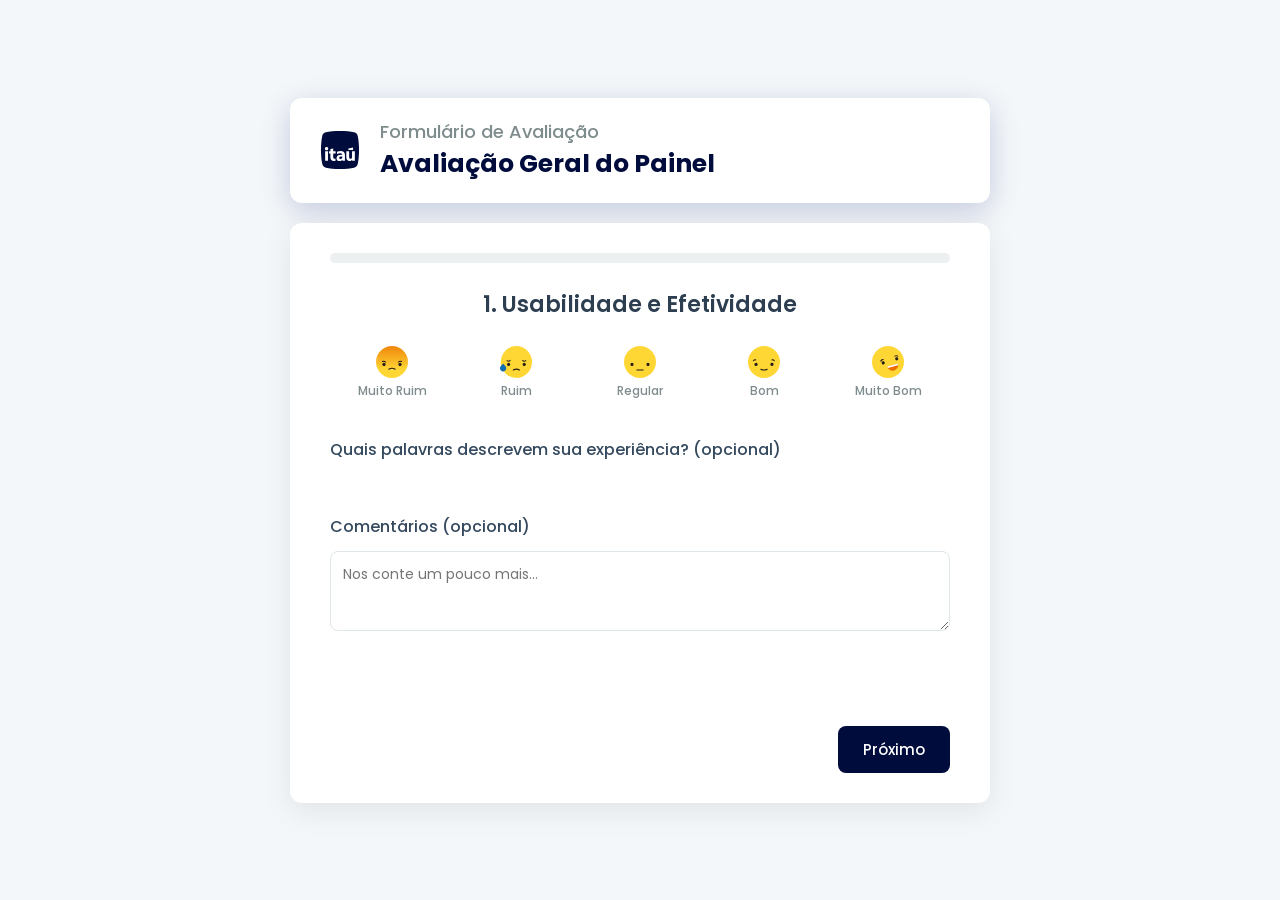
<file: LikertItau/forms_likert/index_likert.html>
<!DOCTYPE html>
<html lang="pt-BR">
<head>
    <meta charset="UTF-8">
    <meta name="viewport" content="width=device-width, initial-scale=1.0">
    <title>Formulário de Avaliação</title>
    <link rel="preconnect" href="https://fonts.googleapis.com">
    <link rel="preconnect" href="https://fonts.gstatic.com" crossorigin>
    <link href="https://fonts.googleapis.com/css2?family=Poppins:wght@300;400;500;600;700&display=swap" rel="stylesheet">
    <style>
        :root {
            --primary-color: #000D3C;
            --secondary-color: #2ecc71;
            --background-color: #f4f7f9;
            --form-background: #ffffff;
            --text-color: #333;
            --light-text-color: #7f8c8d;
            --border-color: #dfe6e9;
            --pill-bg: #ecf0f1;
            --error-color: #e74c3c;
        }
        * { box-sizing: border-box; margin: 0; padding: 0; }
        body { font-family: 'Poppins', sans-serif; background-color: var(--background-color); color: var(--text-color); display: flex; flex-direction: column; justify-content: center; align-items: center; min-height: 100vh; padding: 20px; }
        .page-header { width: 100%; max-width: 700px; padding: 20px 30px; margin-bottom: 20px; border-radius: 12px; background: #ffffff; color: #000D3C; display: flex; align-items: center; box-shadow: 0 8px 30px rgba(3, 25, 122, 0.2); }
        .logo { height: 40px; margin-right: 20px; }
        .header-title-container { flex-grow: 1; text-align: left; }
        .header-title-container h3 { margin: 0; font-size: 18px; color: var(--light-text-color); font-weight: 500; }
        #dashboard-title-display { font-size: 25px; }
        .survey-container { background-color: var(--form-background); border-radius: 12px; box-shadow: 0 8px 30px rgba(0, 0, 0, 0.08); padding: 30px 40px; width: 100%; max-width: 700px; overflow: hidden; }
        .error-message { text-align: center; padding: 40px 20px; }
        .error-message h2 { color: var(--error-color); }
        .error-message code { background-color: #ecf0f1; padding: 2px 6px; border-radius: 4px; font-weight: 600; }
        #dashboard-survey { position: relative; min-height: 520px; display: flex; flex-direction: column; }
        .progress-bar { width: 100%; background-color: #ecf0f1; border-radius: 5px; height: 10px; margin-bottom: 25px; }
        .progress-bar-fill { width: 0%; height: 100%; background-color: var(--primary-color); border-radius: 5px; transition: width 0.4s ease-in-out; }
        .form-step { display: none; animation: fadeIn 0.5s ease-in-out; }
        .form-step.active { display: block; }
        @keyframes fadeIn { from { opacity: 0; transform: translateY(15px); } to { opacity: 1; transform: translateY(0); } }
        .form-step h2 { font-size: 22px; font-weight: 600; margin-bottom: 20px; color: #2c3e50; text-align: center; }
        .form-group { margin-bottom: 20px; text-align: left; }
        .form-group label { display: block; font-weight: 500; margin-bottom: 12px; color: #34495e; }
        .form-group textarea { width: 100%; padding: 12px; border: 1px solid var(--border-color); border-radius: 8px; font-family: 'Poppins', sans-serif; font-size: 14px; min-height: 80px; resize: vertical; }
        .form-group textarea:focus { outline: none; border-color: var(--primary-color); box-shadow: 0 0 0 3px rgba(0, 13, 60, 0.1); }
        .likert-scale { display: flex; justify-content: space-around; text-align: center; margin: 15px 0; }
        .likert-scale input[type="radio"] { display: none; }
        .likert-scale label { cursor: pointer; padding: 5px; border-radius: 8px; transition: transform 0.2s ease, background-color 0.2s ease; display: flex; flex-direction: column; align-items: center; width: 80px; }
        .likert-scale label:hover { background-color: #f8faff; }
        .likert-scale .likert-icon { height: 32px; display: block; }
        .likert-scale .label-text { font-size: 12px; color: var(--light-text-color); margin-top: 4px; font-weight: 500; transition: color 0.2s ease, font-weight 0.2s ease; }
        .likert-scale input:checked + label { transform: scale(1.1); }
        .likert-scale input:checked + label .label-text { color: var(--primary-color); font-weight: 600; }
        .nps-scale { display: flex; flex-wrap: wrap; justify-content: center; gap: 10px; margin: 15px 0; }
        .nps-scale input[type="radio"] { display: none; }
        .nps-scale label { display: flex; justify-content: center; align-items: center; width: 45px; height: 45px; border: 1px solid #bdc3c7; border-radius: 50%; cursor: pointer; font-weight: 600; transition: all 0.3s; }
        .nps-scale label:hover { background-color: #ecf0f1; border-color: var(--primary-color); }
        .nps-scale input[type="radio"]:checked + label { background-color: var(--primary-color); color: #fff; border-color: var(--primary-color); }
        .pills-wrapper { margin-top: 10px; }
        .adjective-pills { display: flex; flex-wrap: wrap; justify-content: center; gap: 10px; padding-bottom: 20px; }
        .pill { background-color: var(--pill-bg); border: 1px solid var(--border-color); padding: 6px 14px; border-radius: 20px; cursor: pointer; font-size: 13px; font-weight: 500; transition: all 0.2s ease-in-out; }
        .pill:hover { border-color: var(--primary-color); }
        .pill.active { background-color: var(--primary-color); color: #fff; border-color: var(--primary-color); }
        .pill-placeholder { color: transparent; background-color: #f4f7f9; border-color: #e9eef2; cursor: default; user-select: none; }
        .pill-placeholder:hover { border-color: #e9eef2; }
        .navigation-buttons { display: flex; margin-top: auto; padding-top: 20px; }
        .btn-next, .btn-submit { margin-left: auto; }
        .btn { background-color: var(--primary-color); color: #ffffff; border: none; border-radius: 8px; padding: 12px 25px; font-size: 15px; font-weight: 500; font-family: 'Poppins', sans-serif; cursor: pointer; transition: background-color 0.3s, transform 0.2s; }
        .btn:hover { transform: translateY(-2px); }
        .btn:disabled { background-color: #555; cursor: not-allowed; opacity: 0.7; }
        .btn-prev { background-color: #bdc3c7; }
        .btn-prev:hover { background-color: #95a5a6; }
        .btn-submit { background-color: var(--secondary-color); }
        .btn-submit:hover { background-color: #27ae60; }
        #thank-you-message { text-align: center; }
        .thank-you-image { max-width: 200px; margin: 20px auto; display: block; }
        #thank-you-message h2 { color: var(--primary-color); font-size: 28px; }
    </style>
</head>
<body>
    <header class="page-header" style="display: none;">
        <img src="./imagem/logo_azul.svg" alt="Logo da Empresa" class="logo">
        <div class="header-title-container">
            <h3 id="header-subtitle"></h3>
            <h1 id="dashboard-title-display"></h1>
        </div>
    </header>

    <div class="survey-container">
        <div id="form-loader"></div>
        <form id="dashboard-survey" style="display: none;">
            <input type="hidden" id="formsID-hidden" name="formsID">

            <div class="progress-bar">
                <div class="progress-bar-fill" id="progress-fill"></div>
            </div>
            <div id="dynamic-form-steps"></div>
            <div class="form-step" id="thank-you-message">
                <img src="./imagem/Final_forms.svg" alt="Formulário Concluído" class="thank-you-image">
                <h2>Obrigado!</h2>
                <p>Seu feedback foi recebido e é muito importante para nós.</p>
            </div>
            <div class="navigation-buttons">
                <button type="button" class="btn btn-prev" id="prev-btn" style="display: none;">Voltar</button>
                <button type="button" class="btn btn-next" id="next-btn">Próximo</button>
                <button type="submit" class="btn btn-submit" id="submit-btn" style="display: none;">Enviar Avaliação</button>
            </div>
        </form>
    </div>

<script>
document.addEventListener('DOMContentLoaded', () => {
    let currentThemeConfig = {}; 
    let steps = [];
    let currentStep = 0;
    
    const likertScoreMap = { "Muito Ruim": 1, "Ruim": 2, "Regular": 3, "Bom": 4, "Muito Bom": 5 };
    const prevBtn = document.getElementById('prev-btn');
    const nextBtn = document.getElementById('next-btn');
    const submitBtn = document.getElementById('submit-btn');
    const formEl = document.getElementById('dashboard-survey');
    const progressFill = document.getElementById('progress-fill');
    const formLoader = document.getElementById('form-loader');

    function showError(message) {
        document.querySelector('.page-header').style.display = 'none';
        formLoader.innerHTML = `<div class="error-message"><h2>Ocorreu um Erro</h2><p>${message}</p></div>`;
    }

    function createLikertHTML(key) {
        const options = [ { value: "Muito Ruim", icon: "muito_ruim" }, { value: "Ruim", icon: "ruim" }, { value: "Regular", icon: "regular" }, { value: "Bom", icon: "bom" }, { value: "Muito Bom", icon: "muito_bom" }];
        return `<div class="likert-scale">${options.map((opt) => `<input type="radio" id="likert-${key}-${opt.icon}" name="eval_${key}" value="${opt.value}" required><label for="likert-${key}-${opt.icon}"><img src="./imagem/icon_${opt.icon}.svg" alt="${opt.value}" class="likert-icon"><span class="label-text">${opt.value}</span></label>`).join('')}</div>`;
    }

    function createNPSHTML(key, max) {
        let optionsHTML = '';
        for (let i = 0; i <= max; i++) {
            optionsHTML += `<input type="radio" id="nps-${key}-${i}" name="eval_${key}" value="${i}" required><label for="nps-${key}-${i}">${i}</label>`;
        }
        return `<div class="nps-scale">${optionsHTML}</div>`;
    }
    
    function createEvaluationScaleHTML(questionConfig) {
        const type = questionConfig.evaluationType || 'Likert';
        const key = questionConfig.key;
        switch (type) {
            case 'NPS(0-5)': return createNPSHTML(key, 5);
            case 'NPS(0-10)': return createNPSHTML(key, 10);
            case 'Likert': default: return createLikertHTML(key);
        }
    }

    function buildFormFromConfig() {
        const container = document.getElementById('dynamic-form-steps');
        let formHTML = '';
        const totalQuestions = currentThemeConfig.questions.length;

        currentThemeConfig.questions.forEach((stepConfig, index) => {
            const questionTitle = totalQuestions > 1 ? `${index + 1}. ${stepConfig.title}` : stepConfig.title;
            let evaluationHTML = '';
            if (stepConfig.showEvaluation !== false) {
                evaluationHTML = `<div class="form-group">${createEvaluationScaleHTML(stepConfig)}</div>`;
            }
            let tagsHTML = '';
            if (stepConfig.showTags === true) {
                tagsHTML = `<div class="form-group"><label>Quais palavras descrevem sua experiência? (opcional)</label><div class="pills-wrapper"><div class="adjective-pills"></div></div></div>`;
            }
            let commentsHTML = '';
            if (stepConfig.commentSection && stepConfig.commentSection.visible === true) {
                const title = stepConfig.commentSection.title || 'Comentários (opcional)';
                const placeholder = stepConfig.commentSection.placeholder || '';
                commentsHTML = `<div class="form-group"><label for="comments-${stepConfig.key}">${title}</label><textarea id="comments-${stepConfig.key}" name="comments_${stepConfig.key}" placeholder="${placeholder}"></textarea></div>`;
            }
            formHTML += `<div class="form-step" data-step="${index}"><h2>${questionTitle}</h2>${evaluationHTML}${tagsHTML}${commentsHTML}</div>`;
        });
        container.innerHTML = formHTML;
    }

    function handleEvaluationSelection(event) {
        const selectedRadio = event.target;
        const key = selectedRadio.name.replace('eval_', '');
        const questionConfig = currentThemeConfig.questions.find(q => q.key === key);
        if (!questionConfig || questionConfig.showTags !== true) return;
        const type = questionConfig.evaluationType || 'Likert';
        let score;
        if (type === 'Likert') { score = likertScoreMap[selectedRadio.value]; } 
        else { score = parseInt(selectedRadio.value, 10); }
        const pillsContainer = selectedRadio.closest('.form-step').querySelector('.adjective-pills');
        if (!pillsContainer) return;
        pillsContainer.innerHTML = '';
        let adjectivesToShow = [];
        if (type === 'NPS(0-10)') {
            if (score <= 6) adjectivesToShow = questionConfig.adjectives.negative;
            else if (score <= 8) adjectivesToShow = [...(questionConfig.adjectives.negative || []), ...(questionConfig.adjectives.positive || [])];
            else adjectivesToShow = questionConfig.adjectives.positive;
        } else {
            const maxScore = (type === 'NPS(0-5)') ? 5 : 5;
            const scoreThreshold = Math.ceil(maxScore / 2);
            if (score < scoreThreshold -1) adjectivesToShow = questionConfig.adjectives.negative;
            else if (score === scoreThreshold -1) adjectivesToShow = [...(questionConfig.adjectives.negative || []), ...(questionConfig.adjectives.positive || [])];
            else adjectivesToShow = questionConfig.adjectives.positive;
        }
        adjectivesToShow.forEach(adj => {
            const pill = document.createElement('div');
            pill.className = 'pill';
            pill.textContent = adj;
            pill.addEventListener('click', () => pill.classList.toggle('active'));
            pillsContainer.appendChild(pill);
        });
    }

    function updateFormSteps() {
        const totalVisibleSteps = currentThemeConfig.questions.length;
        steps.forEach(step => step.classList.remove('active'));
        steps[currentStep].classList.add('active');
        const progressPercent = totalVisibleSteps > 1 ? (currentStep / (totalVisibleSteps - 1)) * 100 : (currentStep > 0 ? 100 : 0);
        progressFill.style.width = `${progressPercent}%`;
        prevBtn.style.display = currentStep === 0 ? 'none' : 'inline-block';
        nextBtn.style.display = currentStep < totalVisibleSteps - 1 ? 'inline-block' : 'none';
        submitBtn.style.display = currentStep === totalVisibleSteps - 1 ? 'inline-block' : 'none';
        if (currentStep >= totalVisibleSteps) {
            document.querySelector('.navigation-buttons').style.display = 'none';
            document.querySelector('.progress-bar').style.display = 'none';
        }
    }
    
    function validateStep() {
        const stepConfig = currentThemeConfig.questions[currentStep];
        if (stepConfig && stepConfig.showEvaluation === false) { return true; }
        const requiredRadio = steps[currentStep].querySelector('input[type="radio"][required]');
        if (requiredRadio && !steps[currentStep].querySelector(`input[name="${requiredRadio.name}"]:checked`)) {
            alert('Por favor, selecione uma avaliação para continuar.');
            return false;
        }
        return true;
    }

    function initializeForm(formsID, urlParams) {
        document.getElementById('header-subtitle').textContent = currentThemeConfig.headerSubtitle || "Formulário de Avaliação";
        document.getElementById('dashboard-title-display').textContent = currentThemeConfig.formTitle || "Avaliação";
        buildFormFromConfig();
        const dynamicSteps = Array.from(document.querySelectorAll('#dynamic-form-steps .form-step'));
        const thankYouStep = document.getElementById('thank-you-message');
        steps = [...dynamicSteps, thankYouStep];
        document.querySelectorAll('input[type="radio"]').forEach(radio => radio.addEventListener('change', handleEvaluationSelection));
        
        // MUDANÇA: 'theme-hidden' agora é 'formsID-hidden'
        document.getElementById('formsID-hidden').value = formsID;

        formLoader.style.display = 'none';
        formEl.style.display = 'flex';
        document.querySelector('.page-header').style.display = 'flex';
        updateFormSteps();
    }

    const urlParams = new URLSearchParams(window.location.search);
    // --- MUDANÇA: Parâmetro da URL agora é 'formsID' ---
    const formsID = urlParams.get('formsID') || 'default';
    const configPath = `./themes/${formsID}.json`;

    fetch(configPath)
        .then(response => { if (!response.ok) { throw new Error(`Arquivo de configuração não encontrado para o formsID <code>${formsID}</code>.`); } return response.json(); })
        .then(themeData => {
            currentThemeConfig = themeData;
            initializeForm(formsID, urlParams);
        })
        .catch(error => {
            console.error(error);
            showError(error.message);
        });

    nextBtn.addEventListener('click', () => { if (validateStep() && currentStep < currentThemeConfig.questions.length - 1) { currentStep++; updateFormSteps(); } });
    prevBtn.addEventListener('click', () => { if (currentStep > 0) { currentStep--; updateFormSteps(); } });
    
    formEl.addEventListener('submit', (e) => {
        e.preventDefault();
        if (!validateStep()) return;
        
        const apiUrl = 'https://osjimi01h9.execute-api.us-east-2.amazonaws.com/prod/avaliacao';
        const formData = new FormData(formEl);
        
        // --- LÓGICA DE SUBMISSÃO COMPLETAMENTE ATUALIZADA ---
        const urlAutor = urlParams.get('autor');
        const urlRtName = urlParams.get('rtName');
        const urlSquadName = urlParams.get('squadName');
        const userName = urlParams.get('userName');
        const nomePainel = urlParams.get('painel');
        const configMeta = currentThemeConfig.metadata || {};

        const finalMetadata = {
            ...configMeta,
            // MUDANÇA: 'formTheme' agora é 'formsID'
            formsID: formData.get('formsID'),
            autor: urlAutor || configMeta.autor || null,
            rtName: urlRtName || configMeta.rtName || null,
            squadName: urlSquadName || configMeta.squadName || null,
            userName: userName || null,
            nomePainel: nomePainel || null
        };
        
        const evaluationData = {
            // MUDANÇA: 'formId' aleatório foi removido
            timestamp: new Date().toISOString(),
            metadata: finalMetadata,
            responses: []
        };

        currentThemeConfig.questions.forEach((config, index) => {
            const key = config.key;
            const commentInput = document.querySelector(`#comments-${key}`);
            const pillsContainer = document.querySelector(`.form-step[data-step="${index}"] .adjective-pills`);
            let activePills = [];
            if(pillsContainer) {
                activePills = Array.from(pillsContainer.querySelectorAll('.pill.active')).map(pill => pill.textContent);
            }
            const responseObject = {
                key: key,
                title: config.title,
                rating: formData.get(`eval_${key}`) || null,
                comment: commentInput ? commentInput.value : null,
                tags: activePills
            };
            evaluationData.responses.push(responseObject);
        });
        
        console.log("JSON final enviado:", JSON.stringify(evaluationData, null, 2));
        submitBtn.disabled = true;
        prevBtn.disabled = true;
        submitBtn.textContent = 'Enviando...';
        
        fetch(apiUrl, { 
            method: 'POST', 
            headers: { 'Content-Type': 'application/json' }, 
            body: JSON.stringify(evaluationData), 
        })
        .then(response => { 
            if (!response.ok) {
                return response.text().then(text => { throw new Error(`Erro na API: ${response.status} ${response.statusText} - ${text}`); });
            }
            return response.json(); 
        })
        .then(data => {
            console.log('Sucesso:', data);
            currentStep = currentThemeConfig.questions.length;
            updateFormSteps();
        })
        .catch((error) => {
            console.error('Erro ao enviar avaliação:', error);
            alert(`Ocorreu um erro ao enviar sua avaliação. Por favor, tente novamente.\nDetalhes: ${error.message}`);
            submitBtn.disabled = false;
            prevBtn.disabled = false;
            submitBtn.textContent = 'Enviar Avaliação';
        });
    });
});
</script>
</body>
</html>
</file>
<file: FormsBuider/styles/style.css>
:root {
    --sidebar-width: 24rem;
    --main-bg: #f4f7f9;
    --primary-text: #2c3e50;
    --secondary-text: #64748b;
    --border-color: rgba(226, 232, 240, 0.8);
    --indigo-400: #818cf8; --indigo-500: #6366f1; --indigo-600: #4f46e5;
    --emerald-400: #34d399; --slate-600: #475569; --slate-700: #334155;
    --orange-400: #fb923c;
    --shadow: 0 8px 30px rgba(0, 0, 0, 0.08);
    --transition-speed: 0.3s;
}
* { box-sizing: border-box; margin: 0; padding: 0; }
body {
    font-family: 'Poppins', sans-serif; background-color: var(--main-bg);
    color: var(--primary-text); display: flex; height: 100vh; overflow: hidden; position: relative;
}
.hidden { display: none !important; }

/* --- SIDEBAR & TOGGLE --- */
#toggleSidebar {
    position: absolute; top: 1.375rem; left: calc(var(--sidebar-width) - 3.5rem); z-index: 20;
    padding: 0.625rem; border-radius: 0.75rem; border: none; background: transparent; cursor: pointer;
    transition: all 0.2s, left var(--transition-speed) cubic-bezier(0.4, 0, 0.2, 1);
}
body.sidebar-collapsed #toggleSidebar { left: 1rem; }
#toggleSidebar:hover { background-color: rgba(236, 239, 241, 0.8); }
#toggleSidebar svg { width: 1.25rem; height: 1.25rem; color: #94a3b8; transition: transform var(--transition-speed) ease; }
body.sidebar-collapsed #toggleSidebar svg { transform: rotate(180deg); }
#sidebar {
    width: var(--sidebar-width); height: 100%; border-right: 1px solid var(--border-color);
    position: relative; z-index: 10; flex-shrink: 0; display: flex; flex-direction: column;
    transition: transform var(--transition-speed) cubic-bezier(0.4, 0, 0.2, 1); transform: translateX(0);
}
body.sidebar-collapsed #sidebar { transform: translateX(calc(-1 * var(--sidebar-width))); }
.glass-effect { backdrop-filter: blur(16px); -webkit-backdrop-filter: blur(16px); background: rgba(255, 255, 255, 0.85); }
.sidebar-header { padding: 2rem; border-bottom: 1px solid var(--border-color); flex-shrink: 0; }
.sidebar-header h1 { font-size: 1.5rem; font-weight: 300; letter-spacing: -0.025em; }
.sidebar-header p { font-size: 0.875rem; color: var(--secondary-text); margin-top: 0.25rem; }
.sidebar-content-wrapper { overflow-y: auto; height: 100%; padding-bottom: 10rem; }
.config-section-wrapper { padding: 2rem; border-bottom: 1px solid rgba(241, 245, 249, 0.8); }
.config-section-header { display: flex; align-items: center; justify-content: space-between; margin-bottom: 1.5rem; }
.config-section-header-title { display: flex; align-items: center; }
.config-section-header .indicator { width: 0.5rem; height: 0.5rem; border-radius: 99px; margin-right: 0.75rem; }
.config-section-header h2 { font-size: 1.125rem; font-weight: 500; color: var(--slate-700); letter-spacing: -0.025em; }
.collapsible-content { max-height: 1000px; overflow: hidden; transition: max-height 0.4s ease-in-out; }
.collapsible-content.collapsed { max-height: 0; margin-top: 0 !important; }
.input-group { display: flex; flex-direction: column; }
.input-group label, .toggle-group label { font-size: 0.875rem; font-weight: 500; color: var(--slate-600); display: block; }
.input-group label { margin-bottom: 0.75rem; }
.input-group input, .input-group select, .input-group textarea {
    width: 100%; padding: 0.875rem 1rem; border: 1px solid #e2e8f0; border-radius: 0.75rem;
    background-color: rgba(255, 255, 255, 0.8); color: var(--slate-700);
    transition: all 0.2s cubic-bezier(0.4, 0, 0.2, 1);
}
.input-group input:disabled { background-color: #f1f5f9; cursor: not-allowed; }
.input-group input::placeholder, .input-group textarea::placeholder { color: #cbd5e1; }
.input-group input:focus, .input-group select:focus, .input-group textarea:focus {
    outline: none; border-color: var(--indigo-400); box-shadow: 0 0 0 3px rgba(99, 102, 241, 0.1);
}
.input-group textarea { min-height: 80px; resize: vertical; }
.toggle-group { display: flex; justify-content: space-between; align-items: center; }
.btn-toggle, .btn-toggle-visibility { background: none; border: none; cursor: pointer; color: var(--secondary-text); padding: 4px;}
.btn-toggle:hover, .btn-toggle-visibility:hover { color: var(--primary-text); }
.btn-toggle svg, .btn-toggle-visibility svg { width: 1.25rem; height: 1.25rem; transition: transform 0.3s ease; }
.btn-toggle.collapsed svg { transform: rotate(-90deg); }
.question-card {
    background: linear-gradient(145deg, #fefefe, #f9fafb); border: 1px solid var(--border-color);
    border-radius: 0.75rem; padding: 1.25rem; margin-bottom: 1.5rem;
    animation: fadeIn 0.4s cubic-bezier(0.4, 0, 0.2, 1);
}
@keyframes fadeIn { from { opacity: 0; transform: translateY(8px); } to { opacity: 1; transform: translateY(0); } }
.question-card-header { display: flex; justify-content: space-between; align-items: center; }
.question-card.collapsed .question-card-header { margin-bottom: 0; }
.question-card-header h3 { font-size: 1rem; font-weight: 500; color: var(--primary-text); flex-grow: 1; }
.question-card-header .controls { display:flex; align-items:center; gap:8px; }
.collapsible-content.question-body { margin-top: 1.25rem; border-top: 1px solid var(--border-color); padding-top: 1.25rem; }
.btn-remove-question { background: none; border: none; cursor: pointer; color: #94a3b8; }
.btn-remove-question:hover { color: #e74c3c; }
.sidebar-footer {
    position: absolute; bottom: 0; left: 0; width: 100%; padding: 1.5rem;
    border-top: 1px solid var(--border-color); display: flex; flex-direction: column; gap: 0.75rem;
}
.btn-footer {
    width: 100%; color: white; padding: 0.875rem 1.5rem; border-radius: 0.75rem; border: none;
    font-weight: 500; font-size: 0.875rem; letter-spacing: 0.025em; cursor: pointer;
    transition: all 0.2s cubic-bezier(0.4, 0, 0.2, 1);
}
.btn-footer span { display: flex; align-items: center; justify-content: center; }
.btn-footer:hover { transform: translateY(-2px); box-shadow: 0 4px 12px rgba(0, 0, 0, 0.1); }
.btn-footer .icon { width: 1rem; height: 1rem; margin-right: 0.5rem; }
#addQuestion { background-color: #000D3C; }
#addQuestion:hover {  background-color: #021869; }
#saveForm { background-image: linear-gradient(to right, var(--slate-600), var(--slate-700)); }
#saveForm:hover { background-image: linear-gradient(to right, var(--slate-700), #1e293b); }

/* --- ÁREA PRINCIPAL E PREVIEW --- */
.main-content {
    flex-grow: 1; display: flex; flex-direction: column; padding: 30px;
}
.view-switcher {
    margin-bottom: 20px; display: flex; gap: 10px; align-self: center;
    background-color: #e9eef2; padding: 6px; border-radius: 0.75rem;
}
.view-switcher button {
    background: transparent; border: none; padding: 8px 20px; border-radius: 0.5rem;
    font-size: 0.875rem; font-weight: 500; color: var(--secondary-text); cursor: pointer;
    transition: all 0.2s ease;
}
.view-switcher button.active { background-color: #ffffff; color: var(--primary-text); box-shadow: 0 2px 8px rgba(0,0,0,0.07); }
.view-wrapper { flex-grow: 1; display: flex; flex-direction: column; justify-content: center; align-items: center; width: 100%; }
#code-view-wrapper {
    background: #2d3748; color: #e2e8f0; border-radius: 12px; box-shadow: var(--shadow);
    padding: 1.5rem; width: 100%; max-width: 700px; height: 100%; max-height: 80vh; display: flex; flex-direction: column;
}
#code-editor {
    white-space: pre-wrap; word-wrap: break-word; font-family: 'Fira Code', monospace; font-size: 0.875rem;
    flex-grow: 1; overflow-y: auto; background: none; border: none; color: inherit; resize: none;
}
#code-editor:focus { outline: none; }
#code-editor.error { border: 2px solid #e53e3e; border-radius: 6px; }
#btn-copy-code {
    align-self: flex-end; background-color: var(--slate-600); color: white; border: none;
    padding: 8px 16px; border-radius: 6px; cursor: pointer; margin-top: 1rem; font-size: 0.875rem; font-weight: 500;
}

/* --- ESTILOS DO PREVIEW --- */
#preview-wrapper { width: 100%; }
#preview-wrapper .page-header { width: 100%; max-width: 700px; padding: 20px 30px; margin: 0 auto 20px auto; border-radius: 12px; background: #ffffff; color: #000D3C; display: flex; align-items: center; box-shadow: 0 8px 30px rgba(3, 25, 122, 0.2); }
#preview-wrapper .logo { height: 40px; margin-right: 20px; }
#preview-wrapper .header-title-container { flex-grow: 1; text-align: left; }
#preview-wrapper .header-title-container h3 { margin: 0; font-size: 18px; color: #7f8c8d; font-weight: 500; }
#preview-wrapper #dashboard-title-display { font-size: 25px; }
#preview-wrapper .survey-container { margin: 0 auto; background-color: #ffffff; border-radius: 12px; box-shadow: 0 8px 30px rgba(0, 0, 0, 0.08); padding: 30px 40px; width: 100%; max-width: 700px; overflow: hidden; }
#preview-wrapper #dashboard-survey { position: relative; display: flex; flex-direction: column; min-height: 520px; }
#preview-wrapper .progress-bar { width: 100%; background-color: #ecf0f1; border-radius: 5px; height: 10px; margin-bottom: 25px; }
#preview-wrapper .progress-bar-fill { width: 0%; height: 100%; background-color: #000D3C; border-radius: 5px; transition: width 0.4s ease-in-out; }
#preview-wrapper .form-step { display: none; animation: previewFadeIn 0.5s ease-in-out; }
#preview-wrapper .form-step.active { display: block; }
@keyframes previewFadeIn { from { opacity: 0; transform: translateY(15px); } to { opacity: 1; transform: translateY(0); } }
#preview-wrapper .form-step h2 { font-size: 22px; font-weight: 600; margin-bottom: 20px; color: #2c3e50; text-align: center; }
#preview-wrapper .form-group { margin-bottom: 20px; text-align: left; }
#preview-wrapper .form-group label { display: block; font-weight: 500; margin-bottom: 12px; color: #34495e; }
#preview-wrapper .form-group textarea { width: 100%; padding: 12px; border: 1px solid #dfe6e9; border-radius: 8px; font-family: 'Poppins', sans-serif; font-size: 14px; min-height: 80px; resize: vertical; }
#preview-wrapper .form-group textarea:focus { outline: none; border-color: #000D3C; box-shadow: 0 0 0 3px rgba(0, 13, 60, 0.1); }
#preview-wrapper .likert-scale { display: flex; justify-content: space-around; text-align: center; margin: 15px 0; }
#preview-wrapper .likert-scale input[type="radio"] { display: none; }
#preview-wrapper .likert-scale label { cursor: pointer; padding: 5px; border-radius: 8px; transition: transform 0.2s ease, background-color 0.2s ease; display: flex; flex-direction: column; align-items: center; width: 80px; }
#preview-wrapper .likert-scale label:hover { background-color: #f8faff; }
#preview-wrapper .likert-scale .likert-icon { height: 32px; display: block; }
#preview-wrapper .likert-scale .label-text { font-size: 12px; color: #7f8c8d; margin-top: 4px; font-weight: 500; transition: color 0.2s ease, font-weight 0.2s ease; }
#preview-wrapper .likert-scale input:checked + label { transform: scale(1.1); }
#preview-wrapper .likert-scale input:checked + label .label-text { color: #000D3C; font-weight: 600; }
#preview-wrapper .nps-scale { display: flex; flex-wrap: wrap; justify-content: center; gap: 10px; margin: 15px 0; }
#preview-wrapper .nps-scale input[type="radio"] { display: none; }
#preview-wrapper .nps-scale label { display: flex; justify-content: center; align-items: center; width: 45px; height: 45px; border: 1px solid #bdc3c7; border-radius: 50%; cursor: pointer; font-weight: 600; transition: all 0.3s; }
#preview-wrapper .nps-scale label:hover { background-color: #ecf0f1; border-color: #000D3C; }
#preview-wrapper .nps-scale input[type="radio"]:checked + label { background-color: #000D3C; color: #fff; border-color: #000D3C; }
#preview-wrapper .adjective-pills { display: flex; flex-wrap: wrap; justify-content: center; gap: 10px; padding-bottom: 20px; }
#preview-wrapper .pill { background-color: #ecf0f1; border: 1px solid #dfe6e9; padding: 6px 14px; border-radius: 20px; cursor: pointer; font-size: 13px; font-weight: 500; transition: all 0.2s ease-in-out; }
#preview-wrapper .pill:hover { border-color: #000D3C; }
#preview-wrapper .pill.active { background-color: #000D3C; color: #fff; border-color: #000D3C; }
#preview-wrapper .pill.pill-placeholder { color: transparent; background-color: #f4f7f9; border-color: #e9eef2; cursor: default; user-select: none; }
#preview-wrapper .pill.pill-placeholder:hover { border-color: #e9eef2; }
#preview-wrapper .navigation-buttons { display: flex; margin-top: auto; padding-top: 20px; }
#preview-wrapper .btn-next, #preview-wrapper .btn-submit { margin-left: auto; }
#preview-wrapper .btn { background-color: #000D3C; color: #ffffff; border: none; border-radius: 8px; padding: 12px 25px; font-size: 15px; font-weight: 500; font-family: 'Poppins', sans-serif; cursor: pointer; transition: background-color 0.3s, transform 0.2s; }
#preview-wrapper .btn:hover { transform: translateY(-2px); }
#preview-wrapper .btn-prev { background-color: #bdc3c7; }
#preview-wrapper .btn-prev:hover { background-color: #95a5a6; }
#preview-wrapper .btn-submit { background-color: #2ecc71; }
#preview-wrapper .btn-submit:hover { background-color: #27ae60; }
#preview-wrapper #thank-you-message { text-align: center; }
#preview-wrapper .thank-you-image { max-width: 200px; margin: 20px auto; display: block; }
#preview-wrapper #thank-you-message h2 { color: #000D3C; font-size: 28px; }


/* --- NOVOS ESTILOS PARA PRIORIDADES --- */
#preview-wrapper .priority-pills { display: flex; flex-wrap: wrap; justify-content: center; gap: 10px; padding-bottom: 20px; }
#preview-wrapper .priority-pill { border: 1px solid #dfe6e9; padding: 8px 18px; border-radius: 8px; cursor: pointer; font-size: 14px; font-weight: 500; transition: all 0.2s ease-in-out; }
#preview-wrapper .priority-pill.urgent { border-color: #fca5a5; background-color: #fef2f2; color: #ef4444; }
#preview-wrapper .priority-pill.high { border-color: #fdba74; background-color: #fff7ed; color: #f97316; }
#preview-wrapper .priority-pill.medium { border-color: #fde047; background-color: #fefce8; color: #eab308; }
#preview-wrapper .priority-pill.low { border-color: #93c5fd; background-color: #eff6ff; color: #3b82f6; }
#preview-wrapper .priority-pill.active.urgent { background-color: #ef4444; color: white; }
#preview-wrapper .priority-pill.active.high { background-color: #f97316; color: white; }
#preview-wrapper .priority-pill.active.medium { background-color: #eab308; color: white; }
#preview-wrapper .priority-pill.active.low { background-color: #3b82f6; color: white; }


.sidebar-brand .logo {
     height: 40px
}


/* --- ESTILOS ESPECÍFICOS PARA O PREVIEW FOOTER --- */
#preview-wrapper .footer-survey-container {
    background-color: #ffffff;
    border-radius: 12px;
    box-shadow: 0 8px 30px rgba(0, 0, 0, 0.08);
    padding: 25px;
    width: 100%;
    max-width: 800px;
    margin: auto;
}
#preview-wrapper .survey-header {
    display: flex;
    justify-content: space-between;
    align-items: center;
    margin-bottom: 20px;
}
#preview-wrapper .survey-header .title-group h3 {
    font-size: 18px;
    font-weight: 600;
    color: black;
    margin: 0;
}
#preview-wrapper .survey-header .title-group p {
    font-size: 14px;
    color: #7f8c8d;
    margin: 0;
}
#preview-wrapper .survey-header .logo { height: 25px; }
#preview-wrapper .likert-inline {
    display: flex;
    justify-content: space-around;
    text-align: center;
    margin-bottom: 20px;
}
#preview-wrapper .likert-inline input[type="radio"] { display: none; }
#preview-wrapper .likert-inline label {
    cursor: pointer; padding: 5px; border-radius: 8px;
    transition: transform 0.2s ease, background-color 0.2s ease;
    display: flex; flex-direction: column; align-items: center;
    width: 80px; /* ALTERAÇÃO: Adicionada largura fixa para consistência */
}
#preview-wrapper .likert-inline label:hover { background-color: #f8faff; }
#preview-wrapper .likert-inline .likert-icon { height: 32px; display: block; }
#preview-wrapper .likert-inline .label-text {
    font-size: 12px; color: #7f8c8d;
    margin-top: 4px; transition: color 0.2s ease, font-weight 0.2s ease;
}
#preview-wrapper .likert-inline input:checked + label {
    transform: scale(1.1); /* ALTERAÇÃO: Ajustado de 1.15 para 1.1 para ser igual ao padrão */
}
#preview-wrapper .likert-inline input:checked + label .label-text {
    color: #000D3C;
    font-weight: 600;
}

/* --- INÍCIO DAS ALTERAÇÕES NO NPS --- */
/* Estas regras foram substituídas para replicar o estilo padrão */
#preview-wrapper .likert-inline.nps-scale {
    flex-wrap: wrap;
    justify-content: center;
    gap: 10px;
}
#preview-wrapper .likert-inline.nps-scale label { 
    display: flex; 
    justify-content: center; 
    align-items: center; 
    width: 45px; /* Restaurado */
    height: 45px; /* Restaurado */
    border: 1px solid #bdc3c7; /* Restaurado */
    border-radius: 50%; /* Restaurado */
    font-weight: 600;
    transition: all 0.3s;
}
#preview-wrapper .likert-inline.nps-scale label:hover { 
    background-color: #ecf0f1; 
    border-color: #000D3C; 
}
#preview-wrapper .likert-inline.nps-scale input:checked + label {
    background-color: #000D3C;
    color: #fff;
    border-color: #000D3C;
    transform: none; /* Remove o scale que não existe no NPS padrão */
}
/* --- FIM DAS ALTERAÇÕES NO NPS --- */

#preview-wrapper .form-group label {
    display: block; font-weight: 500; font-size: 14px;
    margin-bottom: 10px; color: black;
}
#preview-wrapper .category-pills { display: flex; flex-wrap: wrap; justify-content: flex-start; gap: 8px; margin-bottom: 20px; }
#preview-wrapper .category-pills .pill {
    background-color: #ecf0f1;
    border: 1px solid #dfe6e9;
    padding: 5px 12px; border-radius: 15px; cursor: pointer;
    font-size: 12px; font-weight: 500; transition: all 0.2s ease-in-out;
}
#preview-wrapper .category-pills .pill:hover { border-color: #000D3C; }
#preview-wrapper .category-pills .pill.active {
    background-color: #000D3C;
    color: #fff; border-color: #000D3C;
}
#preview-wrapper .comment-submit-group { display: flex; gap: 10px; align-items: center; }
#preview-wrapper .comment-submit-group textarea {
    flex-grow: 1; padding: 10px; border: 1px solid #dfe6e9;
    border-radius: 8px; font-family: 'Poppins', sans-serif; font-size: 13px;
    resize: vertical; min-height: 45px;
}
#preview-wrapper .comment-submit-group textarea:focus {
    outline: none; border-color: #000D3C;
    box-shadow: 0 0 0 3px rgba(0, 13, 60, 0.1);
}
#preview-wrapper .footer-survey-container .btn-submit { /* Especificidade aumentada */
    background-color: #000D3C;
    color: #ffffff; border: none; border-radius: 8px; padding: 12px 20px;
    font-size: 14px; font-weight: 500; cursor: pointer; transition: all 0.3s;
}
#preview-wrapper .footer-survey-container .btn-submit:hover { background-color: #001f7c; }
#preview-wrapper #thank-you-message-footer {
    text-align: center; padding: 20px; animation: fadeIn 0.5s;
}
#preview-wrapper #thank-you-message-footer h3 { font-size: 18px; color: #000D3C; }



/* ADIÇÕES PARA O HEADER DO CONFIGURADOR */
.sidebar-header {
    background: white;
    padding: 1.5rem;
    border-bottom: 1px solid #e5e7eb;
    box-shadow: 0 2px 6px rgba(0, 0, 0, 0.05);
}

.sidebar-header-content {
    display: block;
    width: 100%;
}

.sidebar-brand {
    display: flex;
    align-items: center;
    gap: 0.75rem;
    color: var(--text-color);
    margin-bottom: 1rem;
}

.sidebar-brand .material-symbols-rounded {
    font-size: 2rem;
    color: var(--primary);
}

.sidebar-brand h1 {
    font-size: 1.25rem;
    font-weight: 600;
    margin: 0;
    line-height: 1.2;
}

.sidebar-brand p {
    font-size: 0.875rem;
    margin: 0;
    color: #6b7280;
}

.nav-link {
    display: inline-flex;
    align-items: center;
    gap: 0.4rem;
    font-size: 0.875rem;
    font-weight: 500;
    color: var(--primary);
    text-decoration: none;
    padding: 0.5rem 1rem;
    border-radius: 6px;
    transition: all 0.25s ease;
    background-color: #f3f4f6;
    width: fit-content;
}

.nav-link:hover {
    background-color: #eef2ff;
    transform: translateY(-1px);
}

.nav-link .material-symbols-rounded {
    font-size: 1.2rem;
}


.sidebar_link_gallery {
    display: flex; /* Para alinhar o ícone e o link lado a lado */
    align-items: center; /* Para alinhar verticalmente */
    gap: 8px; /* Espaço entre o ícone e o texto */
}

.sidebar_link_gallery i {
    font-size: 1rem; /* Tamanho do ícone */
}

/* Ajuste opcional no link se necessário (pode remover o padding se preferir) */
.sidebar_link_gallery .nav-link {
    padding: 0; /* Remove o padding extra do link se estiver dentro do flex */
    background-color: transparent; /* Garante fundo transparente */
}

.sidebar_link_gallery .nav-link:hover {
    background-color: transparent; /* Remove o fundo do hover se não desejar */
    text-decoration: underline; /* Adiciona sublinhado no hover como alternativa */
}


.modal-overlay {
    position: fixed;
    top: 0;
    left: 0;
    width: 100%;
    height: 100%;
    background-color: rgba(0, 0, 0, 0.6); /* Fundo escuro semi-transparente */
    display: flex;
    justify-content: center;
    align-items: center;
    z-index: 1000; /* Garante que fique sobre outros elementos */
    opacity: 0;
    visibility: hidden;
    transition: opacity 0.3s ease, visibility 0s linear 0.3s;
}

.modal-overlay.active {
    opacity: 1;
    visibility: visible;
    transition: opacity 0.3s ease;
}

.modal-box {
    background-color: #fff;
    padding: 2rem 2.5rem;
    border-radius: 12px;
    box-shadow: 0 5px 15px rgba(0, 0, 0, 0.2);
    width: 90%;
    max-width: 450px; /* Largura máxima */
    text-align: center;
    transform: scale(0.9);
    transition: transform 0.3s ease;
}

.modal-overlay.active .modal-box {
    transform: scale(1);
}

.modal-icon {
    font-size: 3rem; /* Tamanho grande para o ícone */
    margin-bottom: 1rem;
}

/* Cores dos ícones por tipo */
.modal-icon.icon-info { color: #3b82f6; } /* Azul */
.modal-icon.icon-success { color: #22c55e; } /* Verde */
.modal-icon.icon-warning { color: #f97316; } /* Laranja */
.modal-icon.icon-error { color: #ef4444; } /* Vermelho */
.modal-icon.icon-confirm { color: #6366f1; } /* Indigo */

.modal-message {
    font-size: 1.1rem;
    color: var(--primary-text);
    margin-bottom: 1.5rem;
    line-height: 1.6;
}

.modal-buttons {
    display: flex;
    justify-content: center; /* Centraliza botões por padrão */
    gap: 1rem; /* Espaço entre botões */
    margin-top: 1.5rem;
}

/* Estilo genérico para botões do modal */
.modal-buttons button {
    padding: 0.75rem 1.5rem;
    border-radius: 8px;
    border: none;
    font-size: 0.9rem;
    font-weight: 500;
    cursor: pointer;
    transition: background-color 0.2s ease, transform 0.1s ease;
    font-family: 'Poppins', sans-serif;
}
.modal-buttons button:active {
    transform: scale(0.98);
}

/* Botão Primário (OK, Confirmar, Salvar) */
.modal-btn-primary {
    background-color: var(--indigo-500);
    color: white;
}
.modal-btn-primary:hover {
    background-color: var(--indigo-600);
}

/* Botão Secundário (Cancelar, Fechar) */
.modal-btn-secondary {
    background-color: #e2e8f0; /* Cinza claro */
    color: var(--slate-700);
    border: 1px solid #cbd5e1;
}
.modal-btn-secondary:hover {
    background-color: #cbd5e1;
}

/* Ajuste para modal de confirmação (botões mais espaçados) */
.modal-confirm .modal-buttons {
    justify-content: space-evenly; /* Espaça mais os botões de confirmação */
}


#preview-wrapper .survey-container .botao_voltar {
    /* Estilos que eram da classe .btn */
    color: #ffffff; 
    border: none; 
    border-radius: 8px; 
    padding: 12px 25px; 
    font-size: 15px; 
    font-weight: 500; 
    font-family: 'Poppins', sans-serif; 
    cursor: pointer; 
    transition: background-color 0.3s, transform 0.2s;

    /* Estilos que eram da classe .btn-prev */
    background-color: #bdc3c7; /* Cor cinza */
}

#preview-wrapper .survey-container .botao_voltar:hover { 
    transform: translateY(-2px); 
    background-color: #95a5a6; /* Cor cinza mais escura */
}

/* Garante que os outros botões não sejam afetados */
#preview-wrapper .survey-container .btn-next,
#preview-wrapper .survey-container .btn-submit {
     /* (Eles devem manter os estilos .btn, .btn-next, .btn-submit) */
     /* Se eles também perderam o estilo, você precisará de regras para eles também. */
}
</file>
<file: FormsBuider/styles/galeria.css>
:root {
    --main-bg: #f4f7f9;
    --card-bg: #ffffff;
    --primary-text: #212121;
    --secondary-text: #757575;
    --border-color: #e0e0e0;
    --indigo-500: #000D3C;
    --shadow-card: 0 4px 8px rgba(0, 0, 0, 0.1);
}

* {
    box-sizing: border-box;
    margin: 0;
    padding: 0;
}

body {
    font-family: 'Poppins', sans-serif;
    /* Mantive a fonte do projeto */
    background-color: var(--main-bg);
    color: var(--primary-text);
}

/* --- Header e Filtros (sem alterações) --- */
.main-header {
    background-color: var(--card-bg);
    padding: 1rem 2rem;
    border-bottom: 1px solid var(--border-color);
    display: flex;
    justify-content: space-between;
    align-items: center;
}

.header-brand {
    display: flex;
    align-items: center;
    gap: 1rem;
}

.header-brand .logo {
    height: 32px;
}

.main-header h1 {
    font-size: 1.5rem;
    font-weight: 500;
}

.header-actions {
    display: flex;
    align-items: center;
    gap: 1rem;
}

.search-bar input,
#search-input {
    min-width: 300px;
    padding: 0.75rem 1rem;
    border-radius: 8px;
    border: 1px solid var(--border-color);
    font-size: 1rem;
}

.btn-new-form {
    background-color: var(--indigo-500);
    color: white;
    text-decoration: none;
    padding: 0.75rem 1.5rem;
    font-weight: 500;
    border-radius: 8px;
    transition: background-color 0.2s;
}

.btn-new-form:hover {
    background-color: #4338ca;
}

.gallery-body {
    display: flex;
    height: calc(100vh - 77px);
}

#filter-panel {
    width: 280px;
    background-color: #f8fafc;
    border-right: 1px solid var(--border-color);
    padding: 1.5rem;
    flex-shrink: 0;
    overflow-y: auto;
}

#filter-panel h2 {
    font-size: 1.25rem;
    margin-bottom: 1.5rem;
    padding-bottom: 1rem;
    border-bottom: 1px solid var(--border-color);
}

.filter-group {
    margin-bottom: 1.5rem;
}

.filter-group label {
    display: flex;
    /* Alterado de 'block' */
    align-items: center;
    /* Novo */
    gap: 0.6rem;
    /* Novo */
    font-weight: 500;
    margin-bottom: 0.5rem;
    font-size: 0.875rem;
}

.filter-group label i {
    /* Nova regra */
    font-size: 0.9rem;
    color: var(--secondary-text);
    width: 16px;
    /* Garante alinhamento consistente */
    text-align: center;
}

.filter-group select,
.filter-group input {
    width: 100%;
    padding: 0.6rem;
    border-radius: 6px;
    border: 1px solid var(--border-color);
}

#clear-filters {
    width: 100%;
    padding: 0.75rem;
    border: none;
    background-color: var(--secondary-text);
    color: white;
    font-weight: 500;
    border-radius: 6px;
    cursor: pointer;
    transition: background-color 0.2s;
}

#clear-filters:hover {
    background-color: #334155;
}

#gallery-main {
    flex-grow: 1;
    padding: 2rem;
    overflow-y: auto;
}

#initial-prompt {
    text-align: center;
    padding-top: 5rem;
    color: var(--secondary-text);
}

.hidden {
    display: none !important;
}
    
/* --- NOVOS ESTILOS PARA OS CARDS --- */
#gallery-grid {
    display: grid;
    grid-template-columns: repeat(auto-fill, minmax(320px, 1fr));
    gap: 2rem;
}

.card_container {
    background-color: var(--card-bg);
    border-radius: 16px;
    padding: 1.5rem;
    box-shadow: var(--shadow-card);
    border: 1px solid var(--border-color);
    position: relative;
    display: flex;
    flex-direction: column;
    gap: 1.5rem;
    transition: transform 0.2s ease-in-out, box-shadow 0.2s ease-in-out;
}

.card_container:hover {
    transform: translateY(-5px);
    box-shadow: 0 8px 16px rgba(0, 0, 0, 0.12);
}

.link_icon {
    position: absolute;
    top: 1rem;
    right: 1rem;
    color: var(--secondary-text);
    cursor: pointer;
    transition: color 0.2s;
    font-size: 1.1rem;
}

.link_icon:hover {
    color: var(--primary-text);
}

.conteudo_container {
    display: flex;
    flex-direction: column;
    gap: 0.75rem;
}

.titulo {
    display: flex;
    align-items: center;
    gap: 0.75rem;
}

.titulo_forms {
    margin: 0;
    font-size: 1rem;
    font-weight: 700;
    color: var(--primary-text);
}

.info_container {
    display: flex;
    align-items: center;
    gap: 0.75rem;
    color: var(--secondary-text);
}

.info_texto {
    margin: 0;
    font-size: 0.9rem;
}

.status_container {
    margin-top: 0.5rem;
}

.status_text {
    display: inline-block;
    padding: 0.25rem 0.75rem;
    border-radius: 12px;
    font-size: 0.8rem;
    font-weight: 500;
    margin: 0;
    text-transform: uppercase;
    letter-spacing: 0.5px;
}

.status-publicado .status_text {
    background-color: #e8f5e9;
    color: #28a745;
}

.status-rascunho .status_text {
    background-color: #fff8e1;
    color: #f57f17;
}

.control_container {
    border-top: 1px solid var(--border-color);
    padding-top: 1rem;
    margin-top: auto;
    display: flex;
    justify-content: flex-end;
    gap: 1.25rem;
}

.control_container i {
    color: var(--secondary-text);
    cursor: pointer;
    transition: color 0.2s;
    font-size: 1.1rem;
}

.control_container i:hover {
    color: var(--primary-text);
}

.control_container .fa-trash:hover {
    color: #ef4444;
}

/* Adaptação para o card de "Criar Novo" */
.card_container.new-card {
    background-color: #fafbff;
    border-style: dashed;
    justify-content: center;
    align-items: center;
    cursor: pointer;
    color: var(--indigo-500);
}

.new-card .plus-icon {
    font-size: 3rem;
    font-weight: 200;
}

.new-card h3 {
    font-size: 1rem;
}

/* --- ESTILOS PARA MODAIS CUSTOMIZADOS --- */

.modal-overlay {
    position: fixed;
    top: 0;
    left: 0;
    width: 100%;
    height: 100%;
    background-color: rgba(0, 0, 0, 0.6); /* Fundo escuro semi-transparente */
    display: flex;
    justify-content: center;
    align-items: center;
    z-index: 1000; /* Garante que fique sobre outros elementos */
    opacity: 0;
    visibility: hidden;
    transition: opacity 0.3s ease, visibility 0s linear 0.3s;
}

.modal-overlay.active {
    opacity: 1;
    visibility: visible;
    transition: opacity 0.3s ease;
}

.modal-box {
    background-color: #fff;
    padding: 2rem 2.5rem;
    border-radius: 12px;
    box-shadow: 0 5px 15px rgba(0, 0, 0, 0.2);
    width: 90%;
    max-width: 450px; /* Largura máxima */
    text-align: center;
    transform: scale(0.9);
    transition: transform 0.3s ease;
}

.modal-overlay.active .modal-box {
    transform: scale(1);
}

.modal-icon {
    font-size: 3rem; /* Tamanho grande para o ícone */
    margin-bottom: 1rem;
}

/* Cores dos ícones por tipo */
.modal-icon.icon-info { color: #3b82f6; } /* Azul */
.modal-icon.icon-success { color: #22c55e; } /* Verde */
.modal-icon.icon-warning { color: #f97316; } /* Laranja */
.modal-icon.icon-error { color: #ef4444; } /* Vermelho */
.modal-icon.icon-confirm { color: #6366f1; } /* Indigo */

.modal-message {
    font-size: 1.1rem;
    color: var(--primary-text);
    margin-bottom: 1.5rem;
    line-height: 1.6;
}

.modal-buttons {
    display: flex;
    justify-content: center; /* Centraliza botões por padrão */
    gap: 1rem; /* Espaço entre botões */
    margin-top: 1.5rem;
}

/* Estilo genérico para botões do modal */
.modal-buttons button {
    padding: 0.75rem 1.5rem;
    border-radius: 8px;
    border: none;
    font-size: 0.9rem;
    font-weight: 500;
    cursor: pointer;
    transition: background-color 0.2s ease, transform 0.1s ease;
    font-family: 'Poppins', sans-serif;
}
.modal-buttons button:active {
    transform: scale(0.98);
}

/* Botão Primário (OK, Confirmar, Salvar) */
.modal-btn-primary {
    background-color: var(--indigo-500);
    color: white;
}
.modal-btn-primary:hover {
    background-color: var(--indigo-600);
}

/* Botão Secundário (Cancelar, Fechar) */
.modal-btn-secondary {
    background-color: #e2e8f0; /* Cinza claro */
    color: var(--slate-700);
    border: 1px solid #cbd5e1;
}
.modal-btn-secondary:hover {
    background-color: #cbd5e1;
}

/* Ajuste para modal de confirmação (botões mais espaçados) */
.modal-confirm .modal-buttons {
    justify-content: space-evenly; /* Espaça mais os botões de confirmação */
}



/* --- ESTILOS PARA ÍCONE DE ABRIR LINK --- */
.control_container a { /* Para remover sublinhado padrão do link */
    text-decoration: none;
    color: inherit; /* Herda a cor do ícone */
}

.control_container .fa-arrow-right-to-bracket {
    /* Estilos são herdados de .control_container i */
}

.control_container .fa-arrow-right-to-bracket:hover {
     color: #22c55e; /* Verde para indicar ação de abrir */
}

/* Estilos para o botão Publicar/Despublicar */
.control_container .fa-eye:hover { color: #22c55e; } /* Publicar -> Verde */
.control_container .fa-eye-slash:hover { color: #f97316; } /* Despublicar -> Laranja */
</file>
